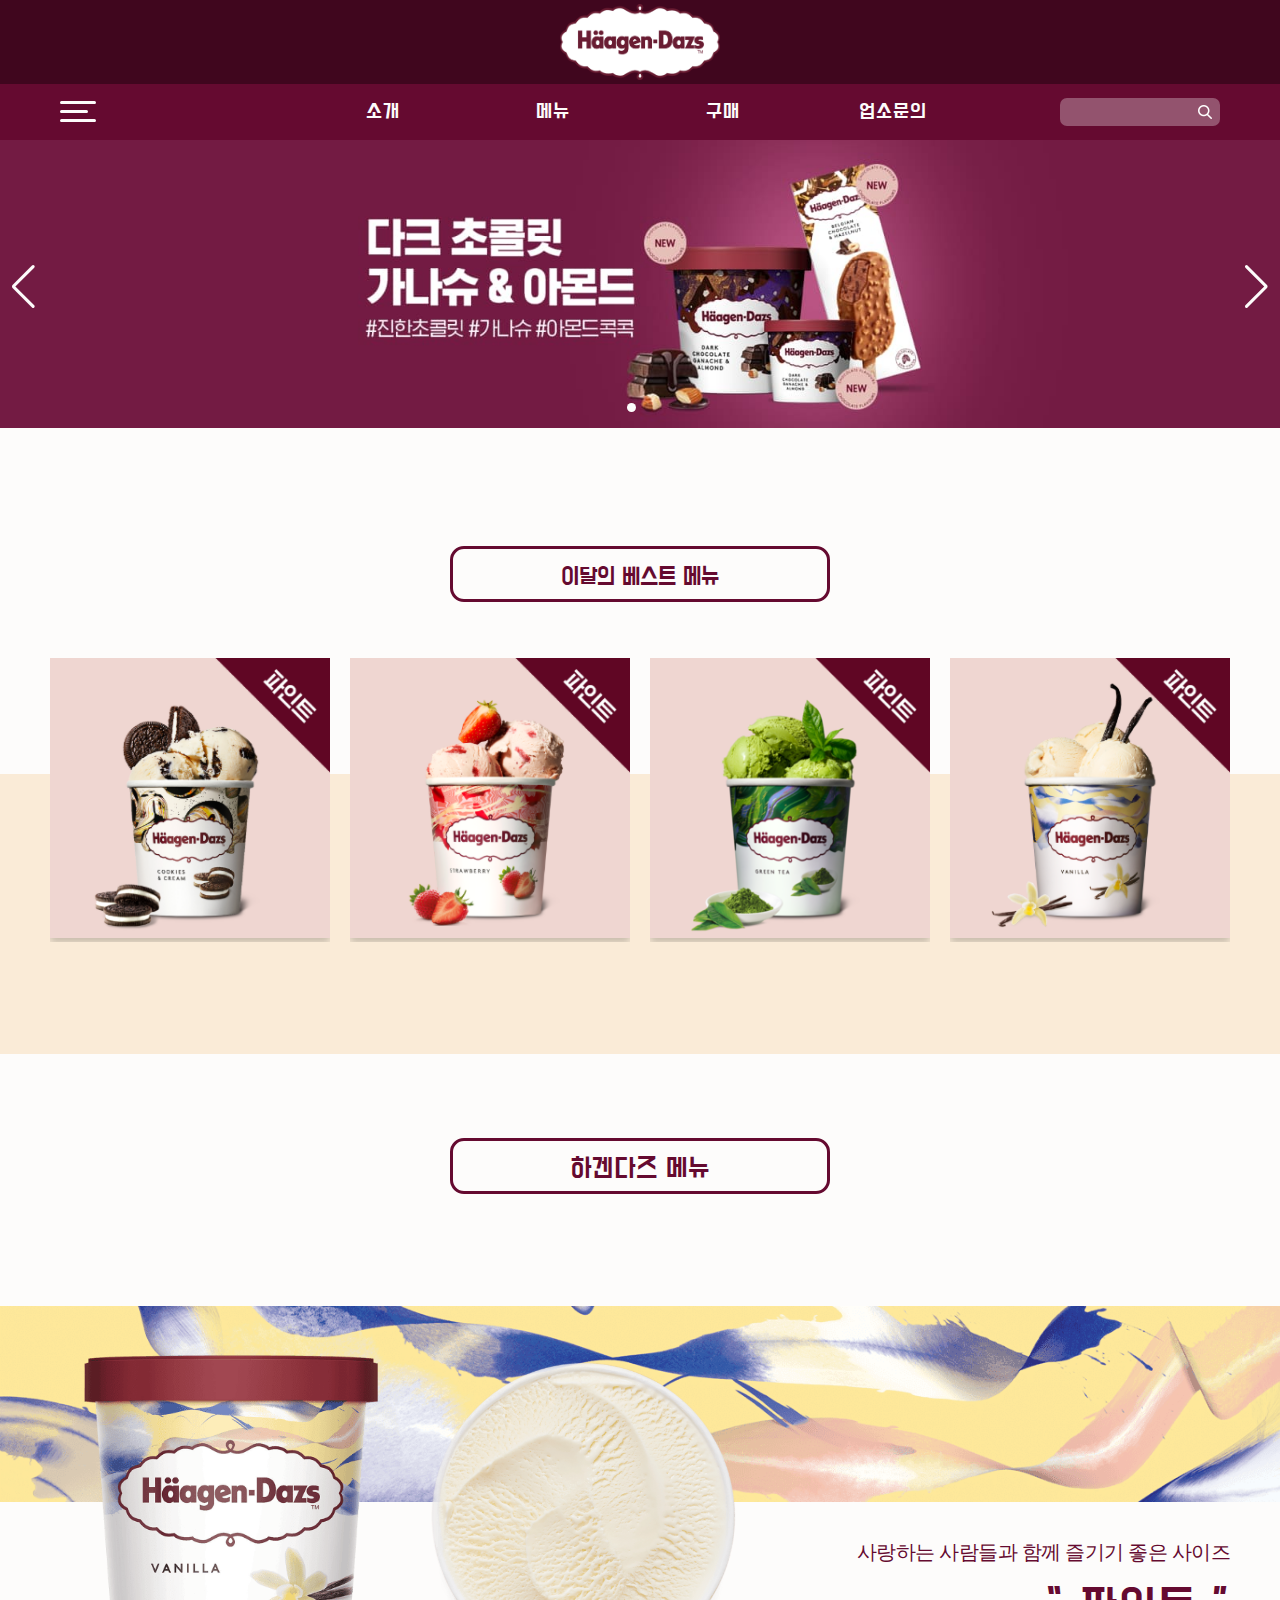
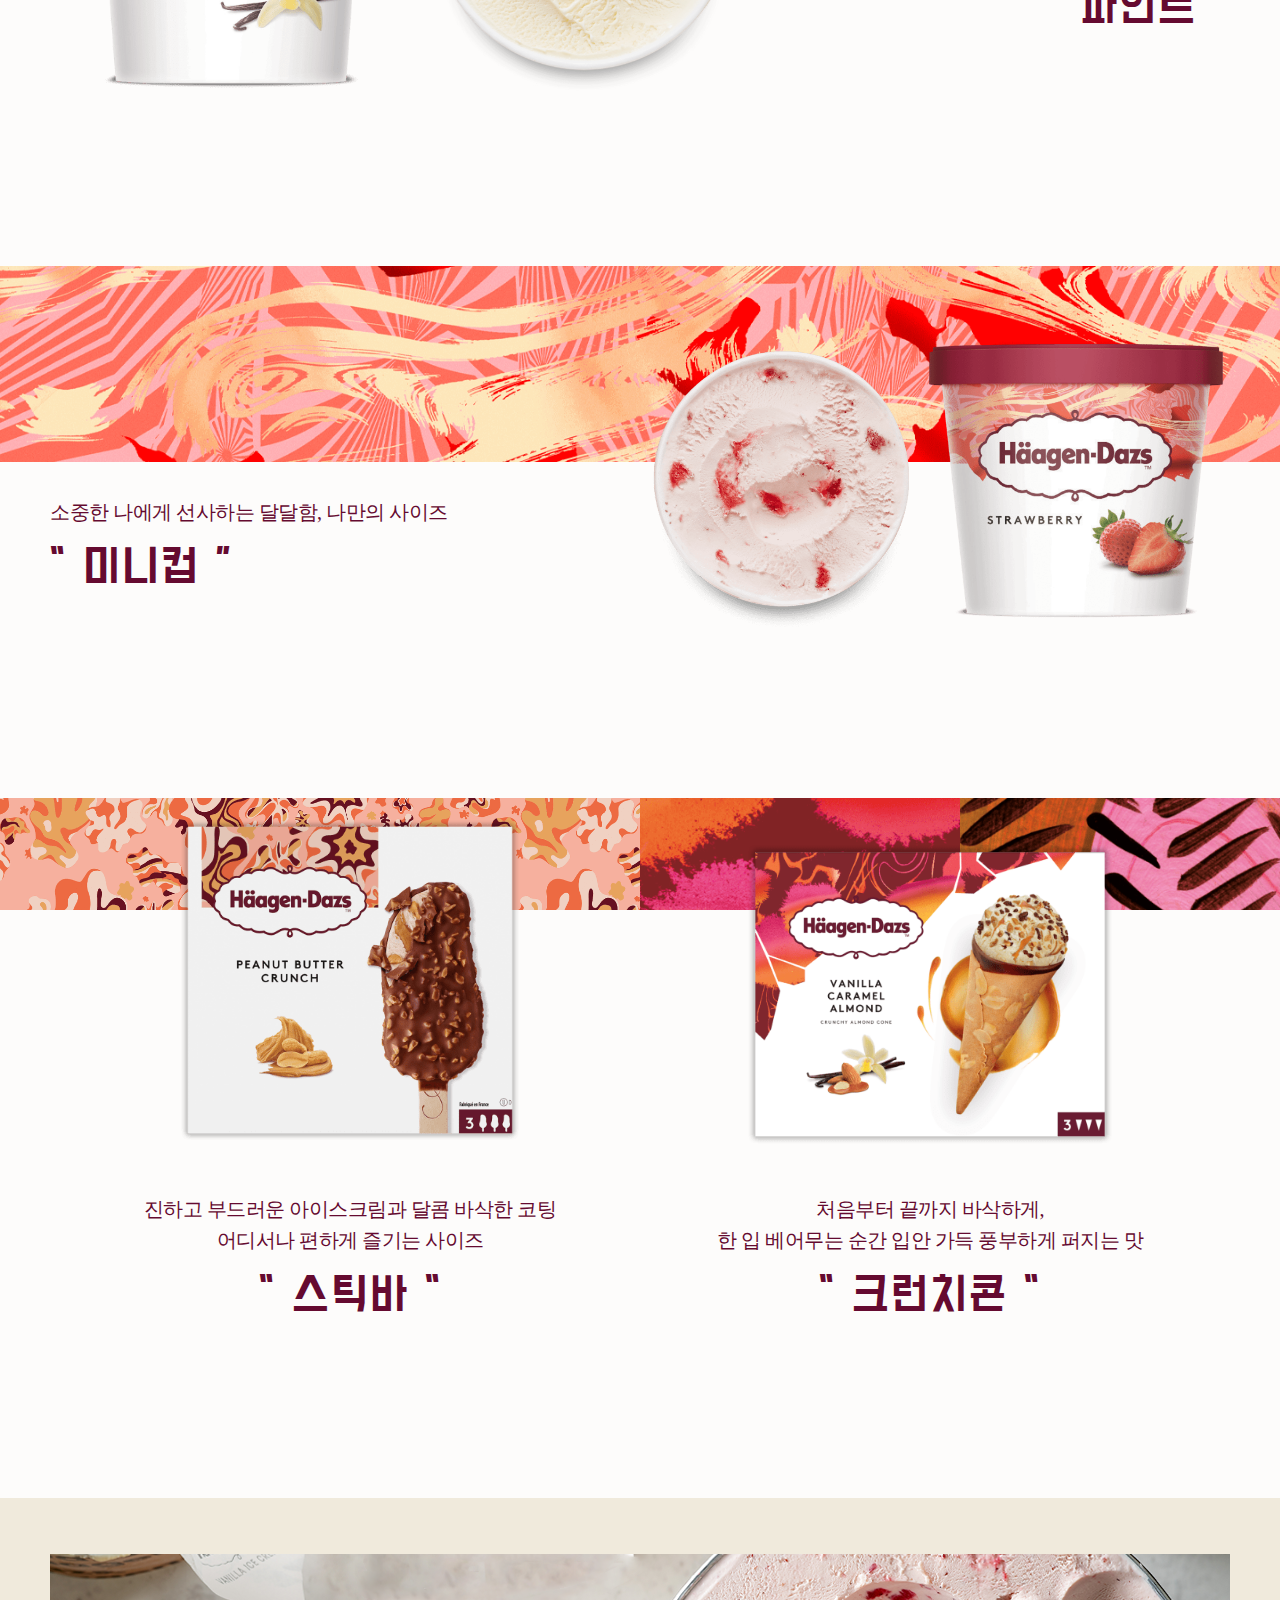
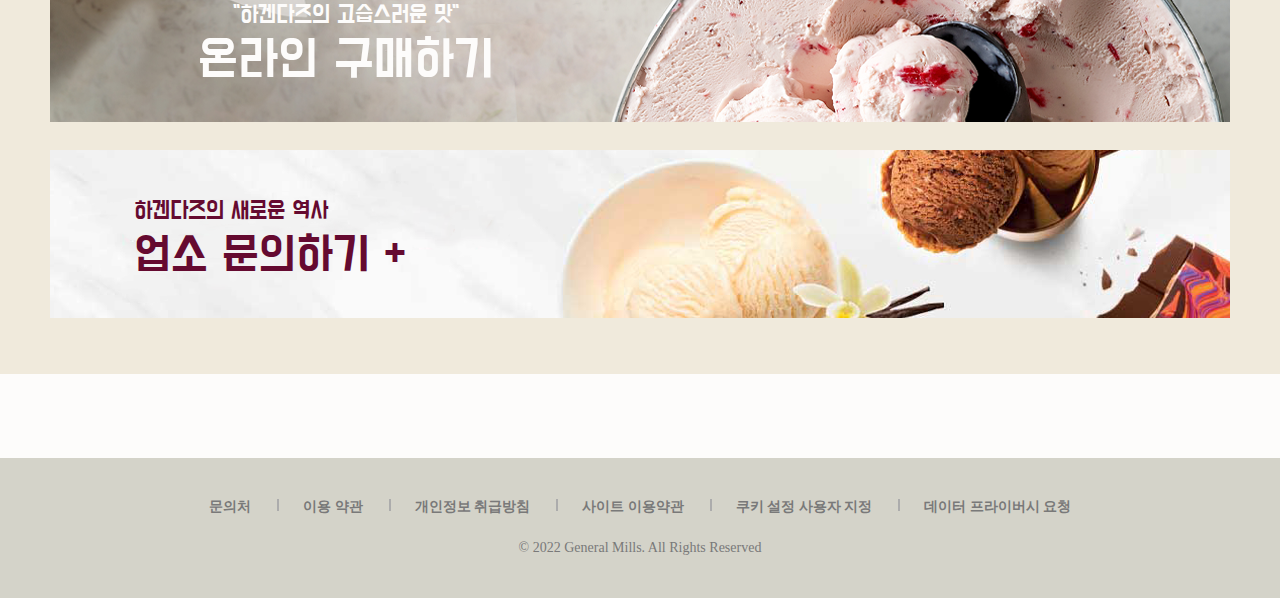
<file: index.html>
<!DOCTYPE html>
<html lang="en">
  <head>
    <meta charset="UTF-8" />
    <meta http-equiv="X-UA-Compatible" content="IE=edge" />
    <meta name="viewport" content="width=device-width, initial-scale=1.0" />
    <meta name="robots" content="index, nofollow" />
    <meta name="description" content="특별한 순간, 하겐다즈" />
    <meta name="author" content="장소연" />
    <meta name="keywords" content="하겐, 하겐다즈, 아이스크림" />
    <meta property="og:title" content="하겐다즈" />
    <meta property="og:image" content="img/Logo_Haagen_Dazz.png" />
    <meta property="og:site_name" content="하겐다즈" />
    <meta property="og:description" content="하겐다즈 홈페이지입니다" />
    <meta name="twitter:imge" content="img/og-120x120.png" />
    <meta name="twitter:description" content="하겐다즈 홈페이지입니다" />
    <title>하겐다즈</title>
    <!-- Favicon -->
    <link rel="icon" href="img/Favicon_Haagen_Dazs.ico" />
    <!-- Font -->
    <!-- Do Hyeon, IBM Plex Sans -->
    <link rel="preconnect" href="https://fonts.googleapis.com" />
    <link rel="preconnect" href="https://fonts.gstatic.com" crossorigin />
    <link href="https://fonts.googleapis.com/css2?family=Do+Hyeon&family=IBM+Plex+Sans+KR:wght@100;200;300;400;500;600;700&display=swap" rel="stylesheet" />
    <!-- Css -->
    <link rel="stylesheet" href="css/reset.css" />
    <link rel="stylesheet" href="css/style.css" />
    <!-- Nav -->
    <script src="https://code.jquery.com/jquery-3.6.0.min.js"></script>
    <script src="js/gnb.js"></script>
    <!-- Slide -->
    <link rel="stylesheet" href="css/swiper-bundle.css" />
    <script src="js/swiper-bundle.js"></script>
  </head>
  <body>
    <header id="header">
      <div id="header_top">
        <h1>
          <a href="#">
            <img src="img/Logo_Haagen_Dazz.png" alt="하겐다즈 로고" />
          </a>
        </h1>
      </div>
      <!-- // #header_top -->
      <div id="header_bottom">
        <nav class="cf">
          <div class="option">
            <span></span>
            <span></span>
            <span></span>
          </div>
          <!-- // .option -->
          <div class="search">
            <input type="text" />
          </div>
          <!-- // .search -->
          <ul class="bottom_menu">
            <li>
              <a href="#">소개</a>
              <ul>
                <li><a href="#">하겐다즈 소개</a></li>
                <li><a href="#">매장 소개</a></li>
              </ul>
            </li>
            <li>
              <a href="#">메뉴</a>
              <ul>
                <li><a href="#">파인트</a></li>
                <li><a href="#">미니컵</a></li>
                <li><a href="#">스틱바</a></li>
                <li><a href="#">콘</a></li>
                <li><a href="#">벌크(업소용)</a></li>
              </ul>
            </li>
            <li>
              <a href="#">구매</a>
              <ul>
                <li><a href="#">온라인 구매</a></li>
              </ul>
            </li>
            <li>
              <a href="#">업소문의</a>
              <ul>
                <li><a href="#">업소문의</a></li>
              </ul>
            </li>
          </ul>
          <!-- // .bottom_menu -->
        </nav>
      </div>
      <!-- // #header_bottom -->
    </header>
    <div id="banner">
      <div class="swiper">
        <div class="swiper-wrapper">
          <div class="swiper-slide">
            <img src="img/Banner01.jpg" alt="다크 초콜릿 가나슈 & 아몬드 아이크스림 광고 배너" />
          </div>
          <!-- // Slide_1  -->
          <div class="swiper-slide">
            <img src="img/Banner02.jpg" alt="두가지 맛이 하나로, 트위스트 아이스크림 광고 배너" />
          </div>
          <!-- // Slide_2 -->
        </div>
        <!-- // .swiper-wrapper -->
        <div class="swiper-pagination"></div>
        <div class="swiper-button-prev"></div>
        <div class="swiper-button-next"></div>
      </div>
      <!-- // .swiper -->
    </div>
    <!-- // #banner -->
    <div id="contents">
      <div class="content1">
        <div class="content1_ct">
          <p>이달의 베스트 메뉴</p>
          <ul>
            <li>
              <img src="img/New_Pint02.png" alt="쿠키앤크림 파인트 아이스크림" />
              <div class="explan">
                <p>달콤하고 바삭한 쿠키 조각을 듬뿍</p>
                <p>" 쿠키앤크림 파인트 "</p>
              </div>
            </li>
            <li>
              <img src="img/New_Pint07.png" alt="스트로베리 파인트 아이스크림" />
              <div class="explan">
                <p>과육이 가득한 딸기 조각이 듬뿍</p>
                <p>" 스트로베리 파인트 "</p>
              </div>
            </li>
            <li>
              <img src="img/New_Pint05.png" alt="그린티 파인트 아이스크림" />
              <div class="explan">
                <p>달콤 쌉싸름한 녹차의 깊고 섬세한 맛</p>
                <p>" 그린티 파인트 "</p>
              </div>
            </li>
            <li>
              <img src="img/New_Pint08.png" alt="바닐라 파인트 아이스크림" />
              <div class="explan">
                <p>입안을 가득 채우는 우아한 바닐라의 맛</p>
                <p>" 바닐라 파인트 "</p>
              </div>
            </li>
          </ul>
        </div>
        <!-- // .content1_ct -->
        <div class="content1_bg"></div>
        <!-- // .content1_bg -->
      </div>
      <!-- // .content1 -->
      <div class="content2 cf">
        <p>하겐다즈 메뉴</p>
        <div class="content2_ct cf">
          <img src="img/Pint_Vanilla_Pint_V2_SH.png" alt="하겐다즈 파인트 바닐라 아이스크림" />
          <img src="img/Menu_Vanilla.png" alt="하겐다즈 바닐라 아이스크림" />
          <div class="content2_txt">
            <p>사랑하는 사람들과 함께 즐기기 좋은 사이즈</p>
            <p>“ 파인트 ”</p>
          </div>
          <!-- // .content2_txt -->
        </div>
        <!-- // .content2_ct -->
        <div class="content2_bg"></div>
        <!-- // .content2_bg -->
      </div>
      <!-- // .content2 -->
      <div class="content3 cf">
        <div class="content3_ct cf">
          <img src="img/Cup_Strawberry_2D_Minicup_SH.png" alt="하겐다즈 미니컵 스트로베리 아이스크림" />
          <img src="img/Menu_Strawberries-and-Cream.png" alt="하겐다즈 스트로베리 아이스크림" />
          <div class="content3_txt">
            <p>소중한 나에게 선사하는 달달함, 나만의 사이즈</p>
            <p>“ 미니컵 ”</p>
          </div>
          <!-- // .content3_txt -->
        </div>
        <!-- // .content3_ct -->
        <div class="content3_bg"></div>
        <!-- // .content3_bg -->
      </div>
      <!-- // .content3 -->
      <div class="content_4_5">
        <div class="content4 cf">
          <div class="content4_ct cf">
            <div class="content4_img cf">
              <img src="img/Bar_Peanut-Butter-Crunch-Stickbar-Multipack_SHN.png" alt="하겐다즈 스틱바 피넛 버터 크런치 아이스크림" />
            </div>
            <!-- // .content4_img -->
            <div class="content4_txt">
              <p>
                진하고 부드러운 아이스크림과 달콤 바삭한 코팅<br />
                어디서나 편하게 즐기는 사이즈
              </p>
              <p>" 스틱바 "</p>
            </div>
            <!-- // .content4_txt -->
          </div>
          <!-- // .content4_ct -->
          <div class="content4_bg"></div>
          <!-- // .content4_bg -->
        </div>
        <!-- // .content4 -->
        <div class="content5 cf">
          <div class="content5_ct cf">
            <div class="content5_img cf">
              <img src="img/Cone_Vanilla-Caramel-Almond_MPK.png" alt="하겐다즈 크런치콘 바닐라 카라멜 아몬드 아이스크림" />
            </div>
            <!-- // .content5_img -->
            <div class="content5_txt">
              <p>
                처음부터 끝까지 바삭하게,<br />
                한 입 베어무는 순간 입안 가득 풍부하게 퍼지는 맛
              </p>
              <p>" 크런치콘 "</p>
            </div>
            <!-- // .content5_txt -->
          </div>
          <!-- // .content5_ct -->
          <div class="content5_bg"></div>
          <!-- // .content5_bg -->
        </div>
        <!-- // .content5 -->
      </div>
      <!-- // .content_4_5 -->
      <div class="content6">
        <div class="content6_ct">
          <div class="content6_link">
            <a href="#" class="link1 cf">
              <p>
                <span>"하겐다즈의 고습스러운 맛"</span>
                <span>온라인 구매하기</span>
              </p>
            </a>
            <a href="#" class="link2 cf">
              <p>
                하겐다즈의 새로운 역사
                <span>업소 문의하기</span>
              </p>
            </a>
          </div>
          <!-- // .content6_link -->
        </div>
        <!-- // .content6_ct -->
      </div>
      <!-- // .content6 -->
    </div>
    <!-- // #contents -->
    <footer>
      <div class="footer_ct">
        <div class="footer_txt">
          <ul>
            <li>문의처</li>
            <li>이용 약관</li>
            <li>개인정보 취급방침</li>
            <li>사이트 이용약관</li>
            <li>쿠키 설정 사용자 지정</li>
            <li>데이터 프라이버시 요청</li>
          </ul>
        </div>
        <!-- //.footer_txt -->
        <p>© 2022 General Mills. All Rights Reserved</p>
      </div>
      <!-- //.footer_ct -->
    </footer>
    <div class="top_button">
      <a href="#header" id="go_top">TOP</a>
    </div>
    <!-- .top_button script -->
    <script>
      const topbtt = document.querySelector("#go_top");
      let scrollAmount;
      window.addEventListener("scroll", function () {
        scrollAmount = this.scrollY;
        console.log(scrollAmount);
        if (scrollAmount > scrollAmount / 2) {
          topbtt.classList.add("visible");
        } else {
          topbtt.classList.remove("visible");
        }
      });
      topbtt.addEventListener("click", function (e) {
        e.preventDefault();
        document.querySelector(topbtt.getAttribute("href")).scrollIntoView({ behavior: "smooth" });
      });
    </script>
    <!-- #banner script -->
    <script>
      const swiper = new Swiper(".swiper", {
        // Optional parameters
        direction: "horizontal",
        loop: true,

        // If we need pagination
        pagination: {
          el: ".swiper-pagination",
        },

        // Navigation arrows
        navigation: {
          nextEl: ".swiper-button-next",
          prevEl: ".swiper-button-prev",
        },

        // Autoplay
        autoplay: {
          delay: 6000,
          disableOnInteraction: false,
        },
      });
    </script>
  </body>
</html>
</file>
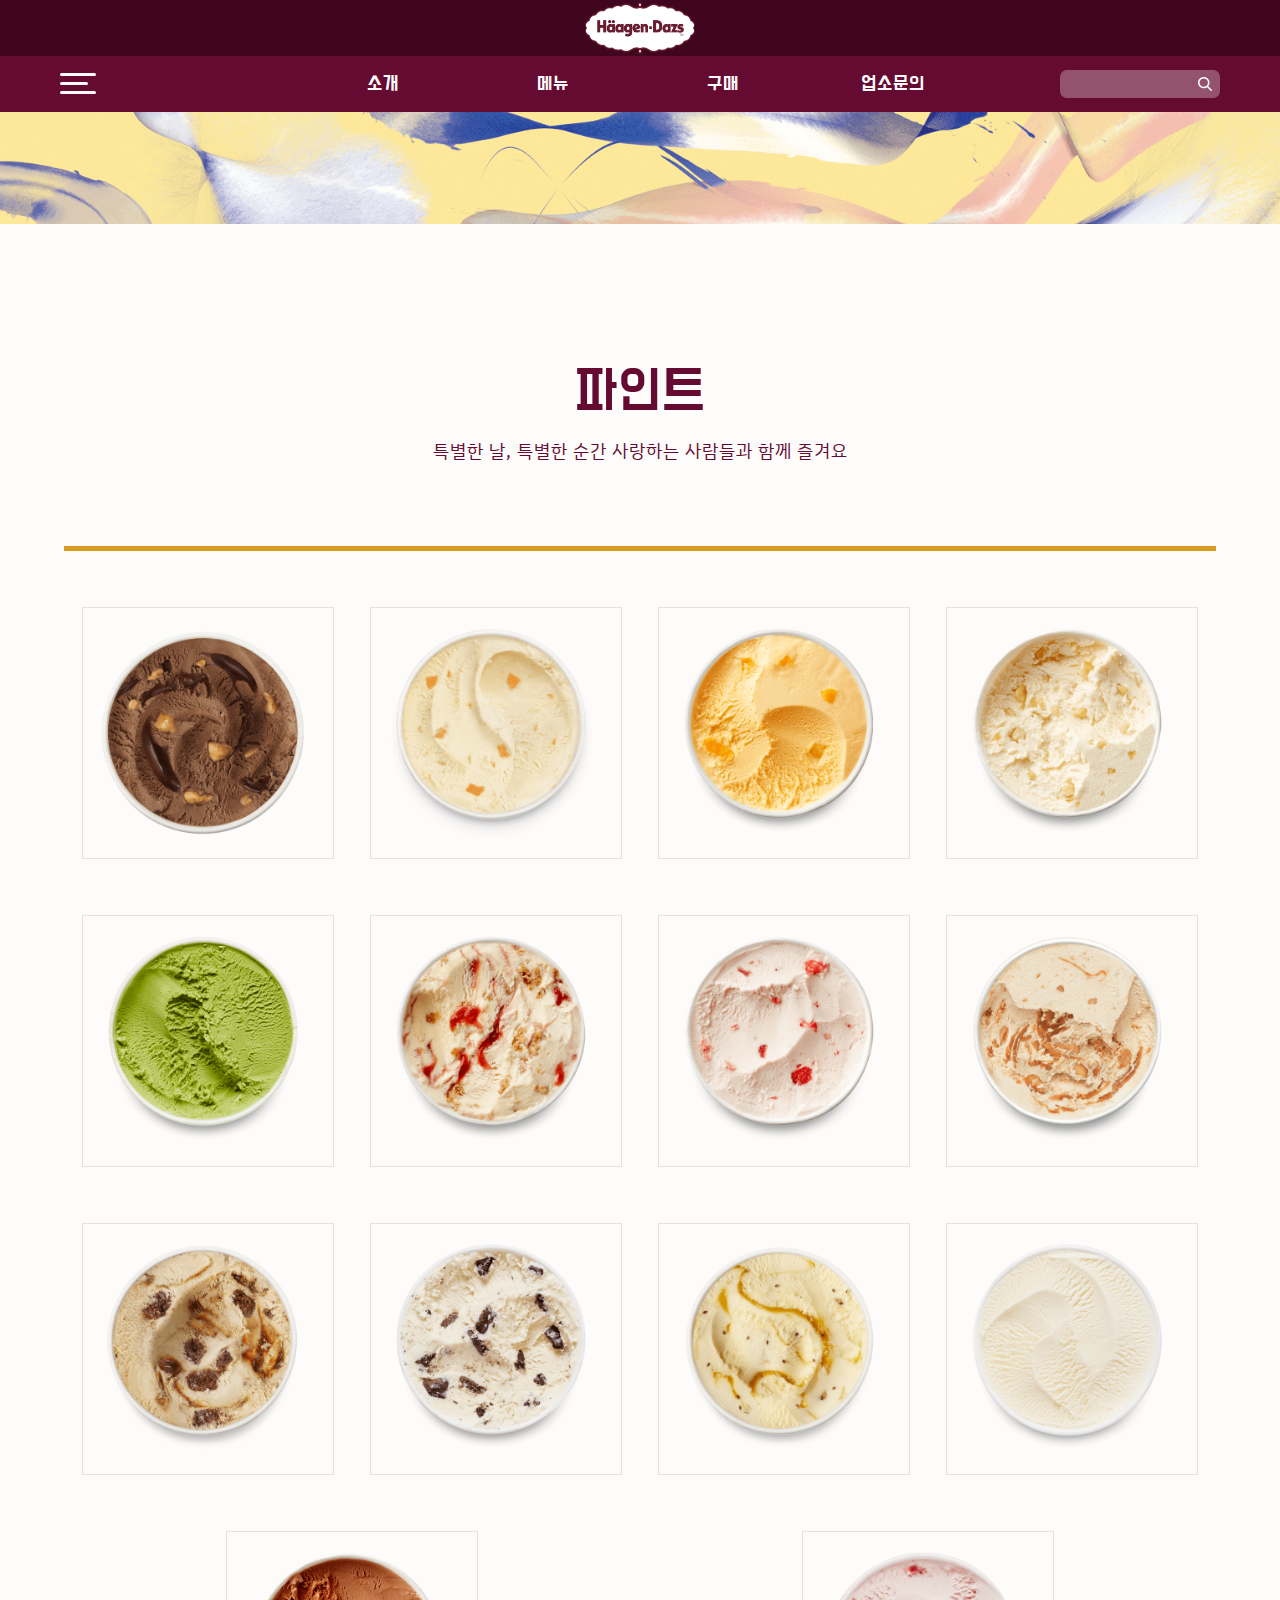
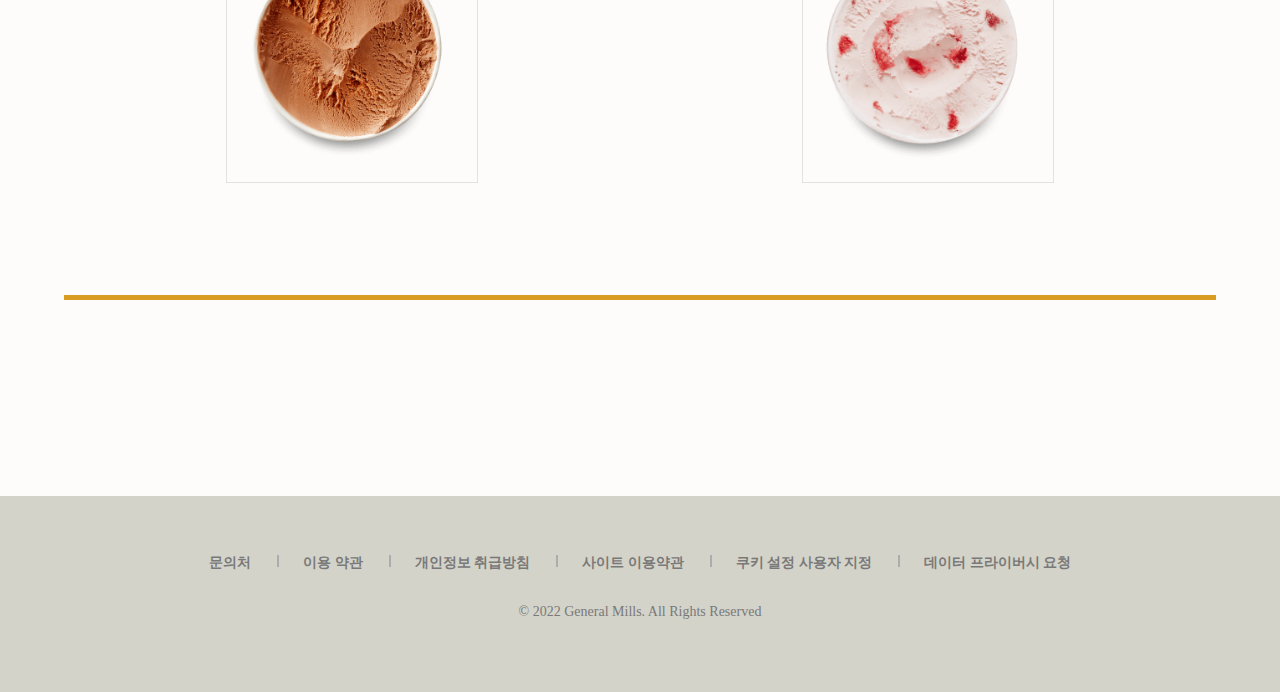
<file: index_1.html>
<!DOCTYPE html>
<html lang="ko">
  <head>
    <meta charset="UTF-8" />
    <meta http-equiv="X-UA-Compatible" content="IE=edge" />
    <meta name="viewport" content="width=device-width, initial-scale=1.0" />
    <meta name="robots" content="index, nofollow" />
    <meta name="description" content="특별한 순간, 하겐다즈" />
    <meta name="author" content="장소연" />
    <meta name="keywords" content="하겐, 하겐다즈, 아이스크림" />
    <meta property="og:title" content="하겐다즈" />
    <meta property="og:image" content="img/Logo_Haagen_Dazz.png" />
    <meta property="og:site_name" content="하겐다즈" />
    <meta property="og:description" content="하겐다즈 홈페이지입니다" />
    <meta name="twitter:imge" content="img/og-120x120.png" />
    <meta name="twitter:description" content="하겐다즈 홈페이지입니다" />
    <title>소개 | 하겐다즈</title>
    <!-- Favicon -->
    <link rel="icon" href="img/Favicon_Haagen_Dazs.ico" />
    <!-- Font -->
    <!-- Do Hyeon, IBM Plex Sans -->
    <link rel="preconnect" href="https://fonts.googleapis.com" />
    <link rel="preconnect" href="https://fonts.gstatic.com" crossorigin />
    <link href="https://fonts.googleapis.com/css2?family=Do+Hyeon&family=IBM+Plex+Sans+KR:wght@100;200;300;400;500;600;700&display=swap" rel="stylesheet" />
    <!-- Css -->
    <link rel="stylesheet" href="css/reset.css" />
    <link rel="stylesheet" href="css/style_1.css" />
    <!-- Nav -->
    <script src="https://code.jquery.com/jquery-3.6.0.min.js"></script>
    <script src="js/gnb.js"></script>
  </head>
  <body>
    <header>
      <div id="header_top">
        <a href="#">
          <img src="img/Logo_Haagen_Dazz.png" alt="하겐다즈 로고" />
        </a>
      </div>
      <!-- // #header_top -->
      <div id="header_bottom">
        <nav class="cf">
          <div class="option">
            <span></span>
            <span></span>
            <span></span>
          </div>
          <!-- // .option -->
          <div class="search">
            <input type="text" />
          </div>
          <!-- // .search -->
          <ul class="bottom_menu">
            <li>
              소개
              <ul>
                <li>하겐다즈 소개</li>
                <li>매장 소개</li>
              </ul>
            </li>
            <li>
              메뉴
              <ul>
                <li>파인트</li>
                <li>미니컵</li>
                <li>스틱바</li>
                <li>콘</li>
                <li>벌크(업소용)</li>
              </ul>
            </li>
            <li>
              구매
              <ul>
                <li>온라인 구매</li>
              </ul>
            </li>
            <li>
              업소문의
              <ul>
                <li>업소문의</li>
              </ul>
            </li>
          </ul>
          <!-- // .bottom_menu -->
        </nav>
      </div>
      <!-- // #header_bottom -->
    </header>
    <div id="banner"></div>
    <div id="contents">
      <div class="content">
        <div class="content_txt">
          <p>파인트</p>
          <p>특별한 날, 특별한 순간 사랑하는 사람들과 함께 즐겨요</p>
        </div>
        <!-- // .content_txt  -->
        <span class="line1"></span>
        <div class="content_img">
          <ul>
            <li>
              <img src="img/Menu-Haagen-Dazs_Top-Down_Chocolate-and-Almond1100-x-1100.png" alt="다크 초콜릿 가나슈 & 아몬드 파인트" />
              <div class="info"><p>다크 초콜릿 가나슈 & 아몬드 파인트</p></div>
            </li>
            <li>
              <img src="img/Menu_Mellon_Pint_lid-off.png" alt="칸탈로프 멜론 파인트" />
              <div class="info"><p>칸탈로프 멜론 파인트</p></div>
            </li>
            <li>
              <img src="img/Menu_Mango-Lidd-On.png" alt="망고 & 크림 파인트" />
              <div class="info">
                <p>망고 & 크림 파인트</p>
              </div>
            </li>
            <li>
              <img src="img/Menu_Macadamia_Nut.png" alt="마카다미아 넛 파인트" />
              <div class="info"><p>마카다미아 넛 파인트</p></div>
            </li>
            <li>
              <img src="img/Menu_Matcha_Green_Tea.png" alt="그린티 파인트" />
              <div class="info"><p>그린티 파인트</p></div>
            </li>
            <li>
              <img src="img/Menu_Strawberry_Cheesecake.png" alt="스트로베리 치즈케이크 파인트" />
              <div class="info"><p>스트로베리 치즈케이크 파인트</p></div>
            </li>
            <li>
              <img src="img/Menu_Frozen-Yogurt-Strawberry_Lid-off.png" alt="스트로베리 프로즌 요거트 파인트" />
              <div class="info"><p>스트로베리 프로즌 요거트 파인트</p></div>
            </li>
            <li>
              <img src="img/Menu_Peanut_Butter_Crunch.png" alt="피넛버터 크런치 파인트" />
              <div class="info"><p>피넛버터 크런치 파인트</p></div>
            </li>
            <li>
              <img src="img/Menu_Barista_Brownie_Machiato.png" alt="브라우니 마키아또 파인트" />
              <div class="info"><p>브라우니 마키아또 파인트</p></div>
            </li>
            <li>
              <img src="img/Menu_Cookies_Cream.png" alt="쿠키 & 크림 파인트" />
              <div class="info"><p>쿠키 & 크림 파인트</p></div>
            </li>
            <li>
              <img src="img/Menu_Kiwi_Lid-off.png" alt="프로즌 요거트 키위 & 망고" />
              <div class="info"><p>프로즌 요거트 키위 & 망고</p></div>
            </li>
            <li>
              <img src="img/Menu_Vanilla.png" alt="바닐라 파인트" />
              <div class="info"><p>바닐라 파인트</p></div>
            </li>
            <li>
              <img src="img/Menu_Chocolate.png" alt="초콜릿 파인트" />
              <div class="info"><p>초콜릿 파인트</p></div>
            </li>
            <li>
              <img src="img/Menu_Strawberries-and-Cream.png" alt="스트로베리 파인트" />
              <div class="info"><p>스트로베리 파인트</p></div>
            </li>
          </ul>
        </div>
        <!-- // .content_img -->
        <span class="line2"></span>
      </div>
      <!-- // .content -->
    </div>
    <!-- // .contents -->
    <footer>
      <div class="footer_ct">
        <div class="footer_txt">
          <ul>
            <li>문의처</li>
            <li>이용 약관</li>
            <li>개인정보 취급방침</li>
            <li>사이트 이용약관</li>
            <li>쿠키 설정 사용자 지정</li>
            <li>데이터 프라이버시 요청</li>
          </ul>
        </div>
        <!-- //.footer_txt -->
        <p>© 2022 General Mills. All Rights Reserved</p>
      </div>
      <!-- //.footer_ct -->
    </footer>
  </body>
</html>
</file>
<file: css/style.css>
/* ============================== body */
body {
  background: #fdfcfb;
}
/* ============================== header */
header {
  position: absolute;
  left: 0;
  right: 0;
  top: 0;
  z-index: 100;
}
/* header - header_top */
#header_top {
  width: 100%;
  height: 84px;
  background-color: #40061e;
  display: flex;
  justify-content: center;
  align-items: center;
}
#header_top a {
  display: flex;
  align-items: center;
}
#header_top a img {
  width: 160px;
}
/* header - header_bottom */
#header_bottom {
  background: linear-gradient(#650a30 56px, #fdfcfb 50px), #fdfcfb;
  height: 56px;
  position: relative;
  overflow: hidden;
}
/* #header_bottom - nav */
#header_bottom nav {
  max-width: 1180px;
  width: 100%;
  margin: auto;
}
/* nav - option */
nav .option {
  width: 36px;
  margin: 17px 0 0 10px;
  float: left;
  cursor: pointer;
}
nav .option span {
  display: block;
  width: 36px;
  border-top: 3px solid #fdfcfb;
  border-radius: 8px;
  margin-bottom: 6px;
}
nav .option span:nth-child(2) {
  width: 28px;
}
/* nav - GNB */
#header_bottom nav > ul {
  display: flex;
  justify-content: center;
}
#header_bottom nav > ul > li {
  font-family: "Do Hyeon", sans-serif;
  font-size: 21px;
  font-weight: 400;
  line-height: 56px;
  width: 120px;
  margin: 0 25px;
  text-align: center;
  position: relative;
  cursor: pointer;
  letter-spacing: 1px;
}
#header_bottom nav > ul > li:first-child {
  margin-left: 120px;
}
#header_bottom nav > ul > li:last-child {
  margin-right: 0;
}
#header_bottom nav > ul > li a {
  color: #fdfcfb;
}
#header_bottom nav > ul > li ul {
  position: absolute;
  width: 100%;
  text-align: center;
}
#header_bottom nav > ul > li ul li {
  font-size: 19px;
  line-height: 44px;
}
#header_bottom nav > ul > li ul li a {
  color: #650a30;
}
#header_bottom nav > ul > li ul li:hover {
  background-color: #faebd7;
}
/* nav - search */
nav .search {
  margin: 14px 10px 0 0;
  float: right;
}
nav .search input {
  font-family: "IBM Plex Sans KR", sans-serif;
  font-size: 14px;
  font-weight: 500;
  color: #fdfcfb;
  width: 160px;
  height: 28px;
  padding: 0 28px 0 10px;
  border-radius: 7px;
  background-color: rgba(255, 255, 255, 0.3);
  background-image: url(../img/icon_search.png);
  background-size: 14px;
  background-repeat: no-repeat;
  background-position-x: 138px;
  background-position-y: 7px;
}
/* ============================== banner */
#banner {
  width: 100%;
  padding-top: 140px;
}
/* banner - swiper */
#banner .swiper {
  max-width: 2560px;
  width: 100%;
}
#banner .swiper img {
  width: 100%;
}
#banner .swiper .swiper-button-prev {
  color: #fdfcfb;
}
#banner .swiper .swiper-button-next {
  color: #fdfcfb;
}
/* ============================== contents */
/* ========== content1 */
.content1 {
  width: 100%;
  padding: 112px 0;
  position: relative;
}
/* content1 - content1_ct */
.content1_ct {
  max-width: 1180px;
  width: 100%;
  margin: 0 auto;
}
.content1_ct > p {
  font-family: "Do Hyeon", sans-serif;
  font-size: 24px;
  font-weight: 400;
  text-align: center;
  line-height: 56px;
  width: 380px;
  height: 56px;
  margin: 0 auto 56px;
  background-color: #fdfcfb;
  color: #650a30;
  border: 3px solid #650a30;
  border-radius: 14px;
}
.content1_ct ul {
  display: flex;
  justify-content: space-between;
  overflow: hidden;
}
.content1_ct ul li {
  position: relative;
  overflow: hidden;
  transform: scale(1);
}
.content1_ct ul li:hover {
  transform: scale(1.03);
}
.content1_ct ul li .explan {
  position: absolute;
  top: 280px;
  width: 280px;
  height: 120px;
  background-color: #fdfcfb;
  display: flex;
  flex-direction: column;
  justify-content: center;
  z-index: 10;
  transition: all 0.6s ease-in-out;
  opacity: 0;
}
.content1_ct ul li:hover .explan {
  transform: translateY(-120px);
  opacity: 1;
}
.content1_ct ul li .explan p {
  font-family: "IBM Plex Sans";
  font-style: normal;
  font-weight: 600;
  font-size: 14px;
  text-align: center;
  line-height: 32px;
  color: #650a30;
  letter-spacing: -0.5px;
}
.content1_ct ul li .explan p:last-child {
  font-family: "Do Hyeon", sans-serif;
  font-size: 22px;
  font-weight: 400;
}
.content1_ct ul li img {
  width: 280px;
  box-shadow: rgba(0, 0, 0, 0.2) 0px 5px 8px;
}
/* content1 - content1_bg */
.content1_bg {
  width: 100%;
  height: 280px;
  background-color: #faebd7;
  position: absolute;
  bottom: 0px;
  z-index: -1;
}
/* ========== content2 */
.content2 {
  width: 100%;
  padding: 84px 0;
  position: relative;
}
.content2 > p {
  font-family: "Do Hyeon", sans-serif;
  font-size: 28px;
  font-weight: 400;
  text-align: center;
  line-height: 56px;
  width: 380px;
  height: 56px;
  margin: 0 auto 112px;
  background-color: #fdfcfb;
  color: #650a30;
  border: 3px solid #650a30;
  border-radius: 14px;
}
/* content2 - content2_ct */
.content2_ct {
  max-width: 1180px;
  width: 100%;
  height: 392px;
  margin: 0 auto;
}
.content2_ct img:nth-child(1) {
  width: 364px;
  padding-top: 28px;
  float: left;
}
.content2_ct img:nth-child(2) {
  width: 336px;
  padding-top: 56px;
  float: left;
}
/* content2_ct - content2_txt */
.content2_txt {
  height: 196px;
  padding: 35px 0 0;
  margin: 196px 0 0;
  text-align: right;
  float: right;
}
.content2_txt p {
  font-family: "IBM Plex Sans";
  font-style: normal;
  font-weight: 500;
  font-size: 20px;
  line-height: 31px;
  text-align: right;
  color: #650a30;
  margin-bottom: 10px;
  letter-spacing: -0.5px;
}
.content2_txt p:last-child {
  font-family: "Do Hyeon";
  font-style: normal;
  font-weight: 400;
  font-size: 48px;
  line-height: 60px;
  margin-bottom: 0;
  letter-spacing: 2px;
}
/* content2 - content2_bg */
.content2_bg {
  width: 100%;
  height: 196px;
  background: url(../img/Line01.png) no-repeat;
  background-size: cover;
  position: absolute;
  top: 252px;
  z-index: -1;
}
/* ========== content3 */
.content3 {
  width: 100%;
  padding: 84px 0;
  position: relative;
}
/* content3 - content3_ct */
.content3_ct {
  max-width: 1180px;
  width: 100%;
  height: 364px;
  margin: 0 auto;
}
.content3_ct img:nth-child(1) {
  width: 308px;
  padding-top: 56px;
  float: right;
}
.content3_ct img:nth-child(2) {
  width: 280px;
  padding-top: 84px;
  float: right;
}
/* content3_ct - content3_txt */
.content3_txt {
  height: 168px;
  padding: 35px 0 0;
  margin: 196px 0 0;
  text-align: left;
  float: left;
}
.content3_txt p {
  font-family: "IBM Plex Sans";
  font-style: normal;
  font-weight: 500;
  font-size: 20px;
  line-height: 31px;
  text-align: left;
  color: #650a30;
  margin-bottom: 10px;
  letter-spacing: -0.5px;
}
.content3_txt p:last-child {
  font-family: "Do Hyeon";
  font-style: normal;
  font-weight: 400;
  font-size: 48px;
  line-height: 60px;
  margin-bottom: 0;
  letter-spacing: 2px;
}
/* content3 - content3_bg */
.content3_bg {
  width: 100%;
  height: 196px;
  background: url(../img/Line02.png) no-repeat;
  background-size: cover;
  position: absolute;
  top: 84px;
  z-index: -1;
}
/* =============== content_4_5 */
.content_4_5 {
  width: 100%;
  padding: 84px 0 84px;
  display: flex;
}
/* ========== content4 */
.content4 {
  width: 50%;
  position: relative;
  display: flex;
  justify-content: flex-end;
}
/* content4 - content4_ct */
.content4_ct {
  max-width: 580px;
  width: 100%;
  height: 532px;
}
/* content4_ct - content4_img */
.content4_img {
  width: 364px;
  margin: 0 auto;
}
.content4_img img {
  width: 364px;
}
/* content4_ct - content4_txt */
.content4_txt {
  width: 580px;
  height: 140px;
  text-align: center;
  margin-top: 28px;
}
.content4_txt p {
  font-family: "IBM Plex Sans";
  font-style: normal;
  font-weight: 500;
  font-size: 20px;
  line-height: 31px;
  color: #650a30;
  margin-bottom: 10px;
  letter-spacing: -0.5px;
}
.content4_txt p:last-child {
  font-family: "Do Hyeon";
  font-style: normal;
  font-weight: 400;
  font-size: 48px;
  line-height: 60px;
  margin-bottom: 0;
  letter-spacing: 2px;
}
/* content4 - content4_bg */
.content4_bg {
  width: 100%;
  height: 112px;
  background: url(../img/Line03.png) no-repeat;
  background-size: cover;
  position: absolute;
  top: 0;
  z-index: -1;
}
/* ========== content5 */
.content5 {
  width: 50%;
  position: relative;
  display: flex;
  justify-content: flex-start;
}
/* content5 - content5_ct */
.content5_ct {
  max-width: 580px;
  width: 100%;
  height: 532px;
}
/* content5_ct - content5_img */
.content5_img {
  width: 392px;
  margin: 0 auto;
}
.content5_img img {
  width: 392px;
}
/* content5_ct - content5_txt */
.content5_txt {
  width: 580px;
  height: 140px;
  text-align: center;
}
.content5_txt p {
  font-family: "IBM Plex Sans";
  font-style: normal;
  font-weight: 500;
  font-size: 20px;
  line-height: 31px;
  color: #650a30;
  margin-bottom: 10px;
  letter-spacing: -0.5px;
}
.content5_txt p:last-child {
  font-family: "Do Hyeon";
  font-style: normal;
  font-weight: 400;
  font-size: 48px;
  line-height: 60px;
  margin-bottom: 0;
  letter-spacing: 2px;
}
/* content5 - content5_bg */
.content5_bg {
  width: 100%;
  height: 112px;
  background: url(../img/Pattern02.png) no-repeat;
  background-size: cover;
  position: absolute;
  top: 0;
  z-index: -1;
}
/* ========== content6 */
.content6 {
  width: 100%;
  padding: 84px 0;
}
/* content6 - content6_ct */
.content6_ct {
  width: 100%;
  height: 476px;
  padding: 56px 0;
  background-color: #f0eadc;
}
/* content6_ct - content6_link */
.content6_link {
  max-width: 1180px;
  width: 100%;
  margin: 0 auto;
}
.content6_link a {
  height: 168px;
  margin-bottom: 28px;
  display: flex;
  align-items: center;
}
/* content6_link - link1 */
.content6_link .link1 {
  background: url(../img/Link07.png) no-repeat;
  background-size: 100%;
  background-position: center;
}
.content6_link .link1:hover {
  background-size: 110%;
  background-position: center;
  transition: all 1s ease-in-out;
}
.link1 p {
  font-family: "Do Hyeon", sans-serif;
  font-size: 24px;
  font-weight: 400;
  color: #fdfcfb;
  line-height: 45px;
  text-align: center;
  margin-left: 148px;
  float: left;
}
.link1 p span {
  display: block;
}
.link1 p span:last-child {
  font-size: 52px;
}
/* content6_link - link2 */
.content6_link .link2 {
  background: url(../img/Link05.png) no-repeat;
  background-size: 100%;
  background-position: center;
  margin-bottom: 0;
}
.content6_link .link2:hover {
  background-size: 110%;
  background-position: center;
  transition: all 1s ease-in-out;
}
.link2 p {
  font-family: "Do Hyeon", sans-serif;
  font-size: 24px;
  font-weight: 400;
  color: #650a30;
  line-height: 45px;
  text-align: left;
  margin-left: 84px;
  float: left;
}
.link2 p span {
  display: block;
}
.link2 p span:last-child {
  font-size: 48px;
}
.link2 p span:last-child::after {
  content: " +";
}
/* ============================== footer */
footer {
  width: 100%;
  height: auto;
  background-color: #d4d3c9;
}
/* footer - footer_ct */
.footer_ct {
  max-width: 1180px;
  width: 100%;
  height: 140px;
  margin: 0 auto;
  padding: 38px 0 0;
}
.footer_ct p {
  text-align: center;
  font-family: "IBM Plex Sans";
  font-style: normal;
  font-weight: 500;
  font-size: 14px;
  line-height: 21px;
  color: #797979;
}
/* footer_ct - footer_txt */
.footer_txt ul {
  text-align: center;
  padding-bottom: 20px;
}
.footer_txt ul li {
  font-family: "IBM Plex Sans";
  font-style: normal;
  font-weight: 700;
  font-size: 14px;
  line-height: 21px;
  display: inline;
  margin-right: 20px;
  color: #797979;
  cursor: pointer;
}
.footer_txt ul li:after {
  content: "";
  border-right: 2px solid #acacac;
  margin-left: 26px;
  display: inline-block;
  height: 12px;
}
.footer_txt ul li:last-child {
  margin-right: 0;
}
.footer_txt ul li:last-child::after {
  content: none;
  margin-left: 0;
}
/* top_button */
.top_button a {
  font-family: "IBM Plex Sans";
  font-style: normal;
  font-weight: 700;
  font-size: 16px;
  text-align: center;
  color: #fdfcfb;
  display: inline-block;
  width: 70px;
  height: 70px;
  border-radius: 70px;
  background-color: #650a30;
  padding-top: 25px;
  position: fixed;
  top: 85vh;
  right: 50px;
  z-index: 1000;
  opacity: 0;
  transition: all 0.3s ease-in-out;
}
.top_button a.visible {
  opacity: 1;
}
/* ============================================= MEDIA QUERY */
/* ==================== Tablet */
@media screen and (min-width: 851px) and (max-width: 1100px) {
  /* header - header_top */
  #header_top {
    width: 100%;
    height: 64px;
    background-color: #40061e;
    display: flex;
    justify-content: center;
    align-items: center;
  }
  #header_top a {
    display: flex;
    align-items: center;
  }
  #header_top a img {
    width: 130px;
  }
  /* header - header_bottom */
  #header_bottom {
    background: linear-gradient(#650a30 56px, #fdfcfb 51px), #fdfcfb;
    height: 56px;
    position: relative;
    overflow: hidden;
  }
  /* nav - option */
  nav .option {
    width: 32px;
    margin: 17px 0 0 10px;
    float: left;
    cursor: pointer;
  }
  nav .option span {
    display: block;
    width: 32px;
    border-top: 3px solid #fdfcfb;
    border-radius: 8px;
    margin-bottom: 6px;
  }
  nav .option span:nth-child(2) {
    width: 24px;
  }
  /* nav - GNB */
  #header_bottom nav > ul > li:first-child {
    margin-left: 0px;
  }
  #header_bottom nav > ul > li {
    margin: 0 15px;
  }
  /* nav - search */
  nav .search {
    margin: 14px 10px 0 0;
    float: right;
  }
  nav .search input {
    font-family: "IBM Plex Sans KR", sans-serif;
    font-size: 14px;
    font-weight: 500;
    color: #fdfcfb;
    width: 140px;
    height: 28px;
    padding: 0 28px 0 10px;
    border-radius: 7px;
    background-color: rgba(255, 255, 255, 0.3);
    background-image: url(../img/icon_search.png);
    background-size: 14px;
    background-repeat: no-repeat;
    background-position-x: 120px;
    background-position-y: 7px;
  }
  /* ============================== banner */
  #banner {
    width: 100%;
    padding-top: 120px;
  }
  /* banner - swiper */
  #banner .swiper {
    max-width: 2560px;
    width: 100%;
  }
  #banner .swiper img {
    width: 100%;
    height: 232px;
  }
  /* ===== content1 */
  .content1 {
    width: 100%;
    padding: 64px 0 0;
    position: relative;
  }
  /* content1 - content1_ct */
  .content1_ct {
    max-width: 768px;
    width: 100%;
    margin: 0 auto;
  }
  .content1_ct > p {
    font-family: "Do Hyeon", sans-serif;
    font-size: 24px;
    font-weight: 400;
    text-align: center;
    line-height: 56px;
    width: 298px;
    height: 56px;
    margin: 0 auto 71px;
    background-color: #fdfcfb;
    color: #650a30;
    border: 2px solid #650a30;
    border-radius: 14px;
  }
  .content1_ct ul {
    display: flex;
    justify-content: space-evenly;
    flex-wrap: wrap;
    overflow: hidden;
  }
  .content1_ct ul li {
    position: relative;
    overflow: hidden;
    margin-bottom: 32px;
  }
  .content1_ct ul li .explan {
    position: absolute;
    top: 288px;
    width: 288px;
    height: 140px;
    background-color: #fdfcfb;
    display: flex;
    flex-direction: column;
    justify-content: center;
    z-index: 10;
    transition: all 0.6s ease-in-out;
    opacity: 0;
  }
  .content1_ct ul li:hover .explan {
    transform: translateY(-140px);
    opacity: 1;
  }
  .content1_ct ul li .explan p {
    font-family: "IBM Plex Sans";
    font-style: normal;
    font-weight: 600;
    font-size: 14px;
    text-align: center;
    line-height: 32px;
    color: #650a30;
    letter-spacing: -0.5px;
  }
  .content1_ct ul li .explan p:last-child {
    font-family: "Do Hyeon", sans-serif;
    font-size: 22px;
    font-weight: 400;
  }
  .content1_ct ul li img {
    width: 288px;
    box-shadow: rgba(0, 0, 0, 0.2) 0px 5px 8px;
  }
  /* content1 - content1_bg */
  .content1_bg {
    width: 100%;
    height: 512px;
    background-color: #faebd7;
    position: absolute;
    bottom: 0px;
    z-index: -1;
  }
  /* ========== content2 */
  .content2 {
    width: 100%;
    padding: 96px 0 64px;
    position: relative;
  }
  .content2 > p {
    font-family: "Do Hyeon", sans-serif;
    font-size: 24px;
    font-weight: 400;
    text-align: center;
    line-height: 56px;
    width: 298px;
    height: 56px;
    margin: 0 auto 40px;
    background-color: #fdfcfb;
    color: #650a30;
    border: 2px solid #650a30;
    border-radius: 14px;
  }
  /* content2 - content2_ct */
  .content2_ct {
    max-width: 768px;
    width: 100%;
    height: 448px;
    margin: 0 auto;
    display: flex;
    align-items: center;
    flex-direction: column;
    position: relative;
  }
  .content2_ct img:nth-child(1) {
    width: 320px;
    padding-top: 0;
    float: none;
    transform: translateX(0);
  }
  .content2_ct:hover img:nth-child(1) {
    transform: translateX(-160px);
    transition: all 1s;
  }
  .content2_ct img:nth-child(2) {
    width: 288px;
    padding-top: 32px;
    float: none;
    position: absolute;
    top: 0;
    opacity: 0;
  }
  .content2_ct:hover img:nth-child(2) {
    opacity: 1;
    right: 85px;
    transition: all 1s;
  }
  /* content2_ct - content2_txt */
  .content2_txt {
    opacity: 0;
  }
  .content2_ct:hover .content2_txt {
    padding: 32px 0 0;
    margin: 0;
    text-align: center;
    float: none;
    opacity: 1;
    transition: all 1s;
  }
  .content2_txt p {
    font-family: "IBM Plex Sans";
    font-style: normal;
    font-weight: 500;
    font-size: 20px;
    line-height: 31px;
    text-align: center;
    color: #650a30;
    margin-bottom: 5px;
    letter-spacing: -0.5px;
  }
  .content2_txt p:last-child {
    font-family: "Do Hyeon";
    font-style: normal;
    font-weight: 400;
    font-size: 48px;
    line-height: 60px;
    margin-bottom: 0;
    letter-spacing: 2px;
  }
  /* content2 - content2_bg */
  .content2_bg {
    width: 100%;
    height: 160px;
    background: url(../img/Line01.png) no-repeat;
    background-size: cover;
    position: absolute;
    top: 192px;
    z-index: -1;
  }
  /* ========== content3 */
  .content3 {
    width: 100%;
    padding: 0 0 64px;
    position: relative;
  }
  /* content3 - content3_ct */
  .content3_ct {
    max-width: 768px;
    width: 100%;
    height: 480px;
    margin: 0 auto;
    display: flex;
    align-items: center;
    flex-direction: column;
    position: relative;
  }
  .content3_ct img:nth-child(1) {
    width: 288px;
    padding-top: 64px;
    float: none;
    transform: translateX(0);
  }
  .content3_ct:hover img:nth-child(1) {
    transform: translateX(-160px);
    transition: all 1s;
  }
  .content3_ct img:nth-child(2) {
    width: 288px;
    padding-top: 64px;
    float: none;
    position: absolute;
    top: 0;
    opacity: 0;
  }
  .content3_ct:hover img:nth-child(2) {
    opacity: 1;
    right: 85px;
    transition: all 1s;
  }
  /* content3_ct - content3_txt */
  .content3_txt {
    opacity: 0;
  }
  .content3_ct:hover .content3_txt {
    padding: 32px 0 0;
    margin: 0;
    text-align: center;
    float: none;
    opacity: 1;
    transition: all 1s;
  }
  .content3_txt p {
    font-family: "IBM Plex Sans";
    font-style: normal;
    font-weight: 500;
    font-size: 20px;
    line-height: 31px;
    text-align: center;
    color: #650a30;
    margin-bottom: 5px;
    letter-spacing: -0.5px;
  }
  .content3_txt p:last-child {
    font-family: "Do Hyeon";
    font-style: normal;
    font-weight: 400;
    font-size: 48px;
    line-height: 60px;
    margin-bottom: 0;
    letter-spacing: 2px;
  }
  /* content3 - content3_bg */
  .content3_bg {
    width: 100%;
    height: 160px;
    background: url(../img/Line02.png) no-repeat;
    background-size: cover;
    position: absolute;
    top: 0;
    z-index: -1;
  }
  /* =============== content_4_5 */
  .content_4_5 {
    width: 100%;
    padding: 0;
    display: block;
  }
  /* ========== content4 */
  .content4 {
    width: 100%;
    padding: 0 0 64px;
    position: relative;
    display: flex;
    justify-content: center;
  }
  /* content4 - content4_ct */
  .content4_ct {
    max-width: 768px;
    width: 100%;
    height: 512px;
    float: none;
    display: flex;
    flex-direction: column;
    position: relative;
  }
  /* content4_ct - content4_img */
  .content4_img {
    width: 352px;
    margin: 0 auto;
  }
  .content4_img img {
    width: 352px;
  }
  /* content4_ct - content4_txt */
  .content4_txt {
    opacity: 0;
    transform: translateY(30px);
  }
  .content4_ct:hover .content4_txt {
    width: auto;
    text-align: center;
    margin-top: 32px;
    opacity: 1;
    transform: translateY(0);
    transition: all 1s;
  }
  .content4_txt p {
    font-family: "IBM Plex Sans";
    font-style: normal;
    font-weight: 500;
    font-size: 20px;
    line-height: 31px;
    color: #650a30;
    margin-bottom: 5px;
    letter-spacing: -0.5px;
  }
  .content4_txt p:last-child {
    font-family: "Do Hyeon";
    font-style: normal;
    font-weight: 400;
    font-size: 48px;
    line-height: 60px;
    margin-bottom: 0;
    letter-spacing: 2px;
  }
  /* content4 - content4_bg */
  .content4_bg {
    width: 100%;
    height: 128px;
    background: url(../img/Line03.png) no-repeat;
    background-size: cover;
    position: absolute;
    top: 0;
    z-index: -1;
  }
  /* ========== content5 */
  .content5 {
    width: 100%;
    padding: 0 0 64px;
    position: relative;
    display: flex;
    justify-content: center;
  }
  /* content5 - content5_ct */
  .content5_ct {
    max-width: 768px;
    width: 100%;
    height: 512px;
    float: none;
    display: flex;
    flex-direction: column;
    position: relative;
  }
  /* content5_ct - content5_img */
  .content5_img {
    width: 384px;
    margin: 0 auto;
  }
  .content5_img img {
    width: 384px;
  }
  /* content5_ct - content5_txt */
  .content5_txt {
    opacity: 0;
    transform: translateY(30px);
  }
  .content5_ct:hover .content5_txt {
    width: auto;
    text-align: center;
    opacity: 1;
    transform: translateY(0);
    transition: all 1s;
  }
  .content5_txt p {
    font-family: "IBM Plex Sans";
    font-style: normal;
    font-weight: 500;
    font-size: 20px;
    line-height: 31px;
    color: #650a30;
    margin-bottom: 5px;
    letter-spacing: -0.5px;
  }
  .content5_txt p:last-child {
    font-family: "Do Hyeon";
    font-style: normal;
    font-weight: 400;
    font-size: 48px;
    line-height: 60px;
    margin-bottom: 0;
    letter-spacing: 2px;
  }
  /* content5 - content5_bg */
  .content5_bg {
    width: 100%;
    height: 128px;
    background: url(../img/Pattern02.png) no-repeat;
    background-size: cover;
    position: absolute;
    top: 0;
    z-index: -1;
  }
  /* ========== content6 */
  .content6 {
    width: 100%;
    padding: 64px 0;
  }
  /* content6 - content6_ct */
  .content6_ct {
    width: 100%;
    height: 416px;
    padding: 64px 0;
    background-color: #f0eadc;
  }
  /* content6_ct - content6_link */
  .content6_link {
    max-width: 800px;
    width: 100%;
    margin: 0 auto;
  }
  .content6_link a {
    height: 128px;
    margin-bottom: 32px;
    display: flex;
    align-items: center;
  }
  /* content6_link - link1 */
  .content6_link .link1 {
    background: url(../img/Link07.png) no-repeat;
    background-size: cover;
    background-position: center;
  }
  .content6_link .link1:hover {
    background-size: cover;
    background-position: center;
  }
  .link1 p {
    font-family: "Do Hyeon", sans-serif;
    font-size: 20px;
    font-weight: 400;
    color: #fdfcfb;
    line-height: 38px;
    text-align: center;
    margin-left: 64px;
    float: left;
  }
  .link1 p span {
    display: block;
  }
  .link1 p span:last-child {
    font-size: 40px;
    letter-spacing: 1px;
  }
  /* content6_link - link2 */
  .content6_link .link2 {
    background: url(../img/Link05.png) no-repeat;
    background-size: cover;
    background-position: center;
    margin-bottom: 0;
  }
  .content6_link .link2:hover {
    background-size: cover;
    background-position: center;
  }
  .link2 p {
    font-family: "Do Hyeon", sans-serif;
    font-size: 20px;
    font-weight: 400;
    color: #650a30;
    line-height: 38px;
    text-align: left;
    margin-left: 64px;
    float: left;
  }
  .link2 p span {
    display: block;
  }
  .link2 p span:last-child {
    font-size: 40px;
  }
  .link2 p span:last-child::after {
    content: " +";
  }
  /* ============================== footer */
  footer {
    width: 100%;
    background-color: #d4d3c9;
  }
  /* footer - footer_ct */
  .footer_ct {
    max-width: 768px;
    width: 100%;
    height: 128px;
    margin: 0 auto;
    padding: 32px 0 0;
  }
  .footer_ct p {
    text-align: center;
    font-family: "IBM Plex Sans";
    font-style: normal;
    font-weight: 500;
    font-size: 12px;
    line-height: 21px;
    color: #797979;
  }
  /* footer_ct - footer_txt */
  .footer_txt ul {
    text-align: center;
    padding-bottom: 20px;
  }
  .footer_txt ul li {
    font-family: "IBM Plex Sans";
    font-style: normal;
    font-weight: 800;
    font-size: 12px;
    line-height: 18px;
    display: inline;
    margin-right: 8px;
    color: #797979;
  }
  .footer_txt ul li:after {
    content: "";
    border-right: 2px solid #acacac;
    margin-left: 14px;
    display: inline-block;
    height: 10px;
  }
  .footer_txt ul li:last-child {
    margin-right: 0;
  }
  .footer_txt ul li:last-child::after {
    content: none;
    margin-left: 0;
  }
  /* top_button */
  .top_button a {
    font-family: "IBM Plex Sans";
    font-style: normal;
    font-weight: 700;
    font-size: 16px;
    text-align: center;
    color: #fdfcfb;
    display: inline-block;
    width: 70px;
    height: 70px;
    border-radius: 70px;
    background-color: #650a30;
    padding-top: 25px;
    position: fixed;
    top: 85vh;
    right: 50px;
    z-index: 1000;
    opacity: 0;
    transition: all 0.3s ease-in-out;
  }
  .top_button a.visible {
    opacity: 1;
  }
}
/* ============================================= MEDIA QUERY */
/* ==================== Tablet */
@media screen and (min-width: 768px) and (max-width: 850px) {
  /* header - header_top */
  #header_top {
    width: 100%;
    height: 64px;
    background-color: #40061e;
    display: flex;
    justify-content: center;
    align-items: center;
  }
  #header_top a {
    display: flex;
    align-items: center;
  }
  #header_top a img {
    width: 130px;
  }
  /* header - header_bottom */
  #header_bottom {
    background: linear-gradient(#650a30 56px, #fdfcfb 51px), #fdfcfb;
    height: 56px;
    position: relative;
    overflow: hidden;
  }
  /* nav - option */
  nav .option {
    width: 32px;
    margin: 17px 0 0 10px;
    float: left;
    cursor: pointer;
  }
  nav .option span {
    display: block;
    width: 32px;
    border-top: 3px solid #fdfcfb;
    border-radius: 8px;
    margin-bottom: 6px;
  }
  nav .option span:nth-child(2) {
    width: 24px;
  }
  /* nav - GNB */
  #header_bottom nav > ul > li:first-child {
    margin-left: 0px;
  }
  #header_bottom nav > ul > li {
    margin: 0 5px;
  }
  /* nav - search */
  nav .search {
    margin: 14px 10px 0 0;
    float: right;
  }
  nav .search input {
    font-family: "IBM Plex Sans KR", sans-serif;
    font-size: 14px;
    font-weight: 500;
    color: #fdfcfb;
    width: 100px;
    height: 28px;
    padding: 0 28px 0 10px;
    border-radius: 7px;
    background-color: rgba(255, 255, 255, 0.3);
    background-image: url(../img/icon_search.png);
    background-size: 14px;
    background-repeat: no-repeat;
    background-position-x: 80px;
    background-position-y: 7px;
  }
  /* ============================== banner */
  #banner {
    width: 100%;
    padding-top: 120px;
  }
  /* banner - swiper */
  #banner .swiper {
    max-width: 2560px;
    width: 100%;
  }
  #banner .swiper img {
    width: 100%;
    height: 232px;
  }
  /* ===== content1 */
  .content1 {
    width: 100%;
    padding: 64px 0 0;
    position: relative;
  }
  /* content1 - content1_ct */
  .content1_ct {
    max-width: 768px;
    width: 100%;
    margin: 0 auto;
  }
  .content1_ct > p {
    font-family: "Do Hyeon", sans-serif;
    font-size: 24px;
    font-weight: 400;
    text-align: center;
    line-height: 56px;
    width: 298px;
    height: 56px;
    margin: 0 auto 71px;
    background-color: #fdfcfb;
    color: #650a30;
    border: 2px solid #650a30;
    border-radius: 14px;
  }
  .content1_ct ul {
    display: flex;
    justify-content: space-evenly;
    flex-wrap: wrap;
    overflow: hidden;
  }
  .content1_ct ul li {
    position: relative;
    overflow: hidden;
    margin-bottom: 32px;
  }
  .content1_ct ul li .explan {
    position: absolute;
    top: 288px;
    width: 288px;
    height: 140px;
    background-color: #fdfcfb;
    display: flex;
    flex-direction: column;
    justify-content: center;
    z-index: 10;
    transition: all 0.6s ease-in-out;
    opacity: 0;
  }
  .content1_ct ul li:hover .explan {
    transform: translateY(-140px);
    opacity: 1;
  }
  .content1_ct ul li .explan p {
    font-family: "IBM Plex Sans";
    font-style: normal;
    font-weight: 600;
    font-size: 14px;
    text-align: center;
    line-height: 32px;
    color: #650a30;
    letter-spacing: -0.5px;
  }
  .content1_ct ul li .explan p:last-child {
    font-family: "Do Hyeon", sans-serif;
    font-size: 22px;
    font-weight: 400;
  }
  .content1_ct ul li img {
    width: 288px;
    box-shadow: rgba(0, 0, 0, 0.2) 0px 5px 8px;
  }
  /* content1 - content1_bg */
  .content1_bg {
    width: 100%;
    height: 512px;
    background-color: #faebd7;
    position: absolute;
    bottom: 0px;
    z-index: -1;
  }
  /* ========== content2 */
  .content2 {
    width: 100%;
    padding: 96px 0 64px;
    position: relative;
  }
  .content2 > p {
    font-family: "Do Hyeon", sans-serif;
    font-size: 24px;
    font-weight: 400;
    text-align: center;
    line-height: 56px;
    width: 298px;
    height: 56px;
    margin: 0 auto 40px;
    background-color: #fdfcfb;
    color: #650a30;
    border: 2px solid #650a30;
    border-radius: 14px;
  }
  /* content2 - content2_ct */
  .content2_ct {
    max-width: 768px;
    width: 100%;
    height: 448px;
    margin: 0 auto;
    display: flex;
    align-items: center;
    flex-direction: column;
    position: relative;
  }
  .content2_ct img:nth-child(1) {
    width: 320px;
    padding-top: 0;
    float: none;
    transform: translateX(0);
  }
  .content2_ct:hover img:nth-child(1) {
    transform: translateX(-160px);
    transition: all 1s;
  }
  .content2_ct img:nth-child(2) {
    width: 288px;
    padding-top: 32px;
    float: none;
    position: absolute;
    top: 0;
    opacity: 0;
  }
  .content2_ct:hover img:nth-child(2) {
    opacity: 1;
    right: 85px;
    transition: all 1s;
  }
  /* content2_ct - content2_txt */
  .content2_txt {
    opacity: 0;
  }
  .content2_ct:hover .content2_txt {
    padding: 32px 0 0;
    margin: 0;
    text-align: center;
    float: none;
    opacity: 1;
    transition: all 1s;
  }
  .content2_txt p {
    font-family: "IBM Plex Sans";
    font-style: normal;
    font-weight: 500;
    font-size: 20px;
    line-height: 31px;
    text-align: center;
    color: #650a30;
    margin-bottom: 5px;
    letter-spacing: -0.5px;
  }
  .content2_txt p:last-child {
    font-family: "Do Hyeon";
    font-style: normal;
    font-weight: 400;
    font-size: 48px;
    line-height: 60px;
    margin-bottom: 0;
    letter-spacing: 2px;
  }
  /* content2 - content2_bg */
  .content2_bg {
    width: 100%;
    height: 160px;
    background: url(../img/Line01.png) no-repeat;
    background-size: cover;
    position: absolute;
    top: 192px;
    z-index: -1;
  }
  /* ========== content3 */
  .content3 {
    width: 100%;
    padding: 0 0 64px;
    position: relative;
  }
  /* content3 - content3_ct */
  .content3_ct {
    max-width: 768px;
    width: 100%;
    height: 480px;
    margin: 0 auto;
    display: flex;
    align-items: center;
    flex-direction: column;
    position: relative;
  }
  .content3_ct img:nth-child(1) {
    width: 288px;
    padding-top: 64px;
    float: none;
    transform: translateX(0);
  }
  .content3_ct:hover img:nth-child(1) {
    transform: translateX(-160px);
    transition: all 1s;
  }
  .content3_ct img:nth-child(2) {
    width: 288px;
    padding-top: 64px;
    float: none;
    position: absolute;
    top: 0;
    opacity: 0;
  }
  .content3_ct:hover img:nth-child(2) {
    opacity: 1;
    right: 85px;
    transition: all 1s;
  }
  /* content3_ct - content3_txt */
  .content3_txt {
    opacity: 0;
  }
  .content3_ct:hover .content3_txt {
    padding: 32px 0 0;
    margin: 0;
    text-align: center;
    float: none;
    opacity: 1;
    transition: all 1s;
  }
  .content3_txt p {
    font-family: "IBM Plex Sans";
    font-style: normal;
    font-weight: 500;
    font-size: 20px;
    line-height: 31px;
    text-align: center;
    color: #650a30;
    margin-bottom: 5px;
    letter-spacing: -0.5px;
  }
  .content3_txt p:last-child {
    font-family: "Do Hyeon";
    font-style: normal;
    font-weight: 400;
    font-size: 48px;
    line-height: 60px;
    margin-bottom: 0;
    letter-spacing: 2px;
  }
  /* content3 - content3_bg */
  .content3_bg {
    width: 100%;
    height: 160px;
    background: url(../img/Line02.png) no-repeat;
    background-size: cover;
    position: absolute;
    top: 0;
    z-index: -1;
  }
  /* =============== content_4_5 */
  .content_4_5 {
    width: 100%;
    padding: 0;
    display: block;
  }
  /* ========== content4 */
  .content4 {
    width: 100%;
    padding: 0 0 64px;
    position: relative;
    display: flex;
    justify-content: center;
  }
  /* content4 - content4_ct */
  .content4_ct {
    max-width: 768px;
    width: 100%;
    height: 512px;
    float: none;
    display: flex;
    flex-direction: column;
    position: relative;
  }
  /* content4_ct - content4_img */
  .content4_img {
    width: 352px;
    margin: 0 auto;
  }
  .content4_img img {
    width: 352px;
  }
  /* content4_ct - content4_txt */
  .content4_txt {
    opacity: 0;
    transform: translateY(30px);
  }
  .content4_ct:hover .content4_txt {
    width: auto;
    text-align: center;
    margin-top: 32px;
    opacity: 1;
    transform: translateY(0);
    transition: all 1s;
  }
  .content4_txt p {
    font-family: "IBM Plex Sans";
    font-style: normal;
    font-weight: 500;
    font-size: 20px;
    line-height: 31px;
    color: #650a30;
    margin-bottom: 5px;
    letter-spacing: -0.5px;
  }
  .content4_txt p:last-child {
    font-family: "Do Hyeon";
    font-style: normal;
    font-weight: 400;
    font-size: 48px;
    line-height: 60px;
    margin-bottom: 0;
    letter-spacing: 2px;
  }
  /* content4 - content4_bg */
  .content4_bg {
    width: 100%;
    height: 128px;
    background: url(../img/Line03.png) no-repeat;
    background-size: cover;
    position: absolute;
    top: 0;
    z-index: -1;
  }
  /* ========== content5 */
  .content5 {
    width: 100%;
    padding: 0 0 64px;
    position: relative;
    display: flex;
    justify-content: center;
  }
  /* content5 - content5_ct */
  .content5_ct {
    max-width: 768px;
    width: 100%;
    height: 512px;
    float: none;
    display: flex;
    flex-direction: column;
    position: relative;
  }
  /* content5_ct - content5_img */
  .content5_img {
    width: 384px;
    margin: 0 auto;
  }
  .content5_img img {
    width: 384px;
  }
  /* content5_ct - content5_txt */
  .content5_txt {
    opacity: 0;
    transform: translateY(30px);
  }
  .content5_ct:hover .content5_txt {
    width: auto;
    text-align: center;
    opacity: 1;
    transform: translateY(0);
    transition: all 1s;
  }
  .content5_txt p {
    font-family: "IBM Plex Sans";
    font-style: normal;
    font-weight: 500;
    font-size: 20px;
    line-height: 31px;
    color: #650a30;
    margin-bottom: 5px;
    letter-spacing: -0.5px;
  }
  .content5_txt p:last-child {
    font-family: "Do Hyeon";
    font-style: normal;
    font-weight: 400;
    font-size: 48px;
    line-height: 60px;
    margin-bottom: 0;
    letter-spacing: 2px;
  }
  /* content5 - content5_bg */
  .content5_bg {
    width: 100%;
    height: 128px;
    background: url(../img/Pattern02.png) no-repeat;
    background-size: cover;
    position: absolute;
    top: 0;
    z-index: -1;
  }
  /* ========== content6 */
  .content6 {
    width: 100%;
    padding: 64px 0;
  }
  /* content6 - content6_ct */
  .content6_ct {
    width: 100%;
    height: 416px;
    padding: 64px 0;
    background-color: #f0eadc;
  }
  /* content6_ct - content6_link */
  .content6_link {
    max-width: 718px;
    width: 100%;
    margin: 0 auto;
  }
  .content6_link a {
    height: 128px;
    margin-bottom: 32px;
    display: flex;
    align-items: center;
  }
  /* content6_link - link1 */
  .content6_link .link1 {
    background: url(../img/Link07.png) no-repeat;
    background-size: cover;
    background-position: center;
  }
  .content6_link .link1:hover {
    background-size: cover;
    background-position: center;
  }
  .link1 p {
    font-family: "Do Hyeon", sans-serif;
    font-size: 20px;
    font-weight: 400;
    color: #fdfcfb;
    line-height: 38px;
    text-align: center;
    margin-left: 64px;
    float: left;
  }
  .link1 p span {
    display: block;
  }
  .link1 p span:last-child {
    font-size: 40px;
    letter-spacing: 1px;
  }
  /* content6_link - link2 */
  .content6_link .link2 {
    background: url(../img/Link05.png) no-repeat;
    background-size: cover;
    background-position: center;
    margin-bottom: 0;
  }
  .content6_link .link2:hover {
    background-size: cover;
    background-position: center;
  }
  .link2 p {
    font-family: "Do Hyeon", sans-serif;
    font-size: 20px;
    font-weight: 400;
    color: #650a30;
    line-height: 38px;
    text-align: left;
    margin-left: 64px;
    float: left;
  }
  .link2 p span {
    display: block;
  }
  .link2 p span:last-child {
    font-size: 40px;
  }
  .link2 p span:last-child::after {
    content: " +";
  }
  /* ============================== footer */
  footer {
    width: 100%;
    background-color: #d4d3c9;
  }
  /* footer - footer_ct */
  .footer_ct {
    max-width: 768px;
    width: 100%;
    height: 128px;
    margin: 0 auto;
    padding: 32px 0 0;
  }
  .footer_ct p {
    text-align: center;
    font-family: "IBM Plex Sans";
    font-style: normal;
    font-weight: 500;
    font-size: 12px;
    line-height: 21px;
    color: #797979;
  }
  /* footer_ct - footer_txt */
  .footer_txt ul {
    text-align: center;
    padding-bottom: 20px;
  }
  .footer_txt ul li {
    font-family: "IBM Plex Sans";
    font-style: normal;
    font-weight: 800;
    font-size: 12px;
    line-height: 18px;
    display: inline;
    margin-right: 8px;
    color: #797979;
  }
  .footer_txt ul li:after {
    content: "";
    border-right: 2px solid #acacac;
    margin-left: 14px;
    display: inline-block;
    height: 10px;
  }
  .footer_txt ul li:last-child {
    margin-right: 0;
  }
  .footer_txt ul li:last-child::after {
    content: none;
    margin-left: 0;
  }
  /* top_button */
  .top_button a {
    font-family: "IBM Plex Sans";
    font-style: normal;
    font-weight: 700;
    font-size: 16px;
    text-align: center;
    color: #fdfcfb;
    display: inline-block;
    width: 70px;
    height: 70px;
    border-radius: 70px;
    background-color: #650a30;
    padding-top: 25px;
    position: fixed;
    top: 85vh;
    right: 50px;
    z-index: 1000;
    opacity: 0;
    transition: all 0.3s ease-in-out;
  }
  .top_button a.visible {
    opacity: 1;
  }
}
/* ============================================= MEDIA QUERY */
/* ==================== Mobile */
@media screen and (min-width: 375px) and (max-width: 767px) {
  #header_top {
    width: 100%;
    height: 64px;
    background-color: #40061e;
    display: flex;
    justify-content: center;
    align-items: center;
  }
  #header_top a {
    display: flex;
    align-items: center;
  }
  #header_top a img {
    width: 130px;
  }
  /* header - header_bottom */
  #header_bottom {
    background: linear-gradient(#650a30 56px, #fdfcfb 51px), #fdfcfb;
    height: 56px;
    position: relative;
    overflow: hidden;
  }
  /* nav - option */
  nav .option {
    width: 28px;
    margin: 17px 0 0 10px;
    float: left;
    cursor: pointer;
  }
  nav .option span {
    display: block;
    width: 28px;
    border-top: 2px solid #fdfcfb;
    border-radius: 8px;
    margin-bottom: 6px;
  }
  nav .option span:nth-child(2) {
    width: 24px;
  }
  /* nav - GNB */
  #header_bottom nav > ul > li {
    font-size: 18px;
    margin: 0;
  }
  #header_bottom nav > ul > li:first-child {
    margin-left: 0px;
  }
  #header_bottom nav > ul > li ul li {
    font-size: 18px;
    line-height: 34px;
    color: #650a30;
  }
  /* search */
  nav .search input {
    display: none;
  }
  /* ============================== banner */
  #banner {
    width: 100%;
    padding-top: 120px;
  }
  /* banner - swiper */
  #banner .swiper {
    max-width: 2560px;
    width: 100%;
  }
  #banner .swiper img {
    width: 100%;
  }
  /* ============================== contents */
  /* ========== content1 */
  .content1 {
    width: 100%;
    padding: 72px 0 0;
    position: relative;
  }
  /* content1 - content1_ct */
  .content1_ct {
    max-width: 375px;
    width: 100%;
    margin: 0 auto;
  }
  .content1_ct > p {
    font-family: "Do Hyeon", sans-serif;
    font-size: 20px;
    font-weight: 400;
    text-align: center;
    line-height: 36px;
    width: 190px;
    height: 36px;
    margin: 0 auto 36px;
    background-color: #fdfcfb;
    color: #650a30;
    border: 2px solid #650a30;
    border-radius: 8px;
  }
  .content1_ct ul {
    display: flex;
    justify-content: center;
    flex-wrap: wrap;
    overflow: hidden;
  }
  .content1_ct ul li {
    position: relative;
    overflow: hidden;
    margin-bottom: 36px;
  }
  .content1_ct ul li .explan {
    position: absolute;
    top: 252px;
    width: 252px;
    height: 108px;
    background-color: #fdfcfb;
    display: flex;
    flex-direction: column;
    justify-content: center;
    z-index: 10;
    transition: all 0.6s ease-in-out;
    opacity: 0;
  }
  .content1_ct ul li:hover .explan {
    transform: translateY(-108px);
    opacity: 1;
  }
  .content1_ct ul li .explan p {
    font-family: "IBM Plex Sans";
    font-style: normal;
    font-weight: 600;
    font-size: 14px;
    text-align: center;
    line-height: 32px;
    color: #650a30;
    letter-spacing: -0.5px;
  }
  .content1_ct ul li .explan p:last-child {
    font-family: "Do Hyeon", sans-serif;
    font-size: 22px;
    font-weight: 400;
  }
  .content1_ct ul li img {
    width: 252px;
    box-shadow: rgba(0, 0, 0, 0.2) 0px 5px 8px;
  }
  .content1_ct ul li:last-child img {
    display: none;
  }
  /* content1 - content1_bg */
  .content1_bg {
    width: 100%;
    height: 792px;
    background-color: #faebd7;
    position: absolute;
    bottom: 0px;
    z-index: -1;
  }
  /* ========== content2 */
  .content2 {
    width: 100%;
    padding: 72px 0 0;
    position: relative;
  }
  .content2 > p {
    font-family: "Do Hyeon", sans-serif;
    font-size: 20px;
    font-weight: 400;
    text-align: center;
    line-height: 36px;
    width: 190px;
    height: 36px;
    margin: 0 auto 72px;
    background-color: #fdfcfb;
    color: #650a30;
    border: 2px solid #650a30;
    border-radius: 8px;
  }
  /* content2 - content2_ct */
  .content2_ct {
    max-width: 375px;
    width: 100%;
    margin: 0 auto;
    display: flex;
    flex-direction: column;
    align-items: center;
  }
  .content2_ct img:nth-child(1) {
    width: 216px;
    padding-top: 0;
    float: none;
  }
  .content2_ct img:nth-child(2) {
    display: none;
  }
  /* content2_ct - content2_txt */
  .content2_txt {
    padding: 0;
    margin: 36px 0 0;
    text-align: center;
    float: none;
  }
  .content2_txt p {
    font-family: "IBM Plex Sans";
    font-style: normal;
    font-weight: 700;
    font-size: 16px;
    line-height: 28px;
    text-align: center;
    color: #650a30;
    margin-bottom: 0;
    letter-spacing: -0.5px;
  }
  .content2_txt p:last-child {
    font-family: "Do Hyeon";
    font-style: normal;
    font-weight: 400;
    font-size: 40px;
    line-height: 60px;
    margin-bottom: 0;
    letter-spacing: 2px;
  }
  /* content2 - content2_bg */
  .content2_bg {
    width: 100%;
    height: 160px;
    background: url(../img/Line01.png) no-repeat;
    background-size: cover;
    position: absolute;
    top: 180px;
    z-index: -1;
  }
  /* ========== content3 */
  .content3 {
    width: 100%;
    padding: 0 0 36px;
    position: relative;
  }
  /* content3 - content3_ct */
  .content3_ct {
    max-width: 375px;
    width: 100%;
    margin: 0 auto;
    display: flex;
    flex-direction: column;
    align-items: center;
    position: relative;
  }
  .content3_ct img:nth-child(1) {
    width: 216px;
    padding-top: 0;
    float: none;
  }
  .content3_ct img:nth-child(2) {
    display: none;
  }
  /* content3_ct - content3_txt */
  .content3_txt {
    padding: 0;
    margin: 36px 0 0;
    text-align: center;
    float: none;
  }
  .content3_txt p {
    font-family: "IBM Plex Sans";
    font-style: normal;
    font-weight: 700;
    font-size: 16px;
    line-height: 28px;
    text-align: center;
    color: #650a30;
    margin-bottom: 0;
    letter-spacing: -0.5px;
  }
  .content3_txt p:last-child {
    font-family: "Do Hyeon";
    font-style: normal;
    font-weight: 400;
    font-size: 40px;
    line-height: 60px;
    margin-bottom: 0;
    letter-spacing: 2px;
  }
  /* content3 - content3_bg */
  .content3_bg {
    width: 100%;
    height: 160px;
    background: url(../img/Line02.png) no-repeat;
    background-size: cover;
    position: absolute;
    top: 0px;
    z-index: -1;
  }
  /* =============== content_4_5 */
  .content_4_5 {
    width: 100%;
    padding: 0;
    display: block;
  }
  /* ========== content4 */
  .content4 {
    width: 100%;
    padding: 0 0 72px;
    position: relative;
    display: flex;
    justify-content: center;
  }
  /* content4 - content4_ct */
  .content4_ct {
    max-width: 768px;
    width: 100%;
    height: 360px;
    float: none;
    display: flex;
    flex-direction: column;
    position: relative;
  }
  /* content4_ct - content4_img */
  .content4_img {
    width: 252px;
    margin: 0 auto;
  }
  .content4_img img {
    width: 252px;
  }
  /* content4_ct - content4_txt */
  .content4_txt {
    width: auto;
    text-align: center;
    margin-top: 0;
  }
  .content4_txt p {
    font-family: "IBM Plex Sans";
    font-style: normal;
    font-weight: 700;
    font-size: 16px;
    line-height: 26px;
    color: #650a30;
    margin-bottom: 0;
    letter-spacing: -0.5px;
  }
  .content4_txt p:last-child {
    font-family: "Do Hyeon";
    font-style: normal;
    font-weight: 400;
    font-size: 40px;
    line-height: 60px;
    margin-bottom: 0;
    letter-spacing: 2px;
  }
  /* content4 - content4_bg */
  .content4_bg {
    width: 100%;
    height: 108px;
    background: url(../img/Line03.png) no-repeat;
    background-size: cover;
    position: absolute;
    top: 0;
    z-index: -1;
  }
  /* ========== content5 */
  .content5 {
    width: 100%;
    padding: 0 0 72px;
    position: relative;
    display: flex;
    justify-content: center;
  }
  /* content5 - content5_ct */
  .content5_ct {
    max-width: 375px;
    width: 100%;
    height: 360px;
    float: none;
    display: flex;
    flex-direction: column;
    position: relative;
  }
  /* content5_ct - content5_img */
  .content5_img {
    width: 252px;
    margin: 0 auto;
  }
  .content5_img img {
    width: 252px;
  }
  /* content5_ct - content5_txt */
  .content5_txt {
    width: auto;
    text-align: center;
  }
  .content5_txt p {
    font-family: "IBM Plex Sans";
    font-style: normal;
    font-weight: 700;
    font-size: 16px;
    line-height: 26px;
    color: #650a30;
    margin-bottom: 0px;
    letter-spacing: -0.5px;
    width: 375px;
  }
  .content5_txt p:last-child {
    font-family: "Do Hyeon";
    font-style: normal;
    font-weight: 400;
    font-size: 40px;
    line-height: 60px;
    margin-bottom: 0;
    letter-spacing: 2px;
  }
  /* content5 - content5_bg */
  .content5_bg {
    width: 100%;
    height: 108px;
    background: url(../img/Pattern02.png) no-repeat;
    background-size: cover;
    position: absolute;
    top: 0;
    z-index: -1;
  }
  /* ========== content6 */
  .content6 {
    width: 100%;
    padding: 36px 0;
  }
  /* content6 - content6_ct */
  .content6_ct {
    width: 100%;
    height: 324px;
    padding: 36px 0;
    background-color: #f0eadc;
  }
  /* content6_ct - content6_link */
  .content6_link {
    max-width: 1100px;
    width: 100%;
    margin: 0 auto;
  }
  .content6_link a {
    height: 108px;
    margin-bottom: 36px;
    display: flex;
    align-items: center;
    justify-content: center;
  }
  /* content6_link - link1 */
  .content6_link .link1 {
    background: url(../img/Link07.png) no-repeat;
    background-size: cover;
    background-position: center;
  }
  .content6_link .link1:hover {
    background-size: cover;
    background-position: center;
    transition: all 1s ease-in-out;
  }
  .link1 p {
    font-family: "Do Hyeon", sans-serif;
    font-size: 20px;
    font-weight: 400;
    color: #fdfcfb;
    line-height: 30px;
    text-align: center;
    margin-left: 0;
    float: left;
  }
  .link1 p span {
    display: block;
  }
  .link1 p span:last-child {
    text-align: center;
    font-size: 32px;
    letter-spacing: 1px;
  }
  /* content6_link - link2 */
  .content6_link .link2 {
    background: url(../img/Link05.png) no-repeat;
    background-size: cover;
    background-position: center;
    margin-bottom: 0;
  }
  .content6_link .link2:hover {
    background-size: cover;
    background-position: center;
    transition: all 1s ease-in-out;
  }
  .link2 p {
    font-family: "Do Hyeon", sans-serif;
    font-size: 20px;
    font-weight: 400;
    color: #650a30;
    line-height: 30px;
    text-align: center;
    margin-left: 0;
    float: left;
  }
  .link2 p span {
    display: block;
  }
  .link2 p span:last-child {
    font-size: 32px;
    text-align: center;
    letter-spacing: 1px;
  }
  .link2 p span:last-child::after {
    content: " +";
  }
  /* ============================== footer */
  footer {
    width: 100%;
    height: auto;
    background-color: #d4d3c9;
  }
  /* footer - footer_ct */
  .footer_ct {
    max-width: 375px;
    width: 100%;
    height: 144px;
    margin: 0 auto;
    padding: 36px 0 0;
  }
  .footer_ct p {
    text-align: center;
    font-family: "IBM Plex Sans";
    font-style: normal;
    font-weight: 500;
    font-size: 12px;
    line-height: 21px;
    color: #797979;
  }
  /* footer_ct - footer_txt */
  .footer_txt ul {
    text-align: center;
    margin: 0 3px;
    padding-bottom: 20px;
    display: flex;
    flex-wrap: wrap;
    justify-content: center;
  }
  .footer_txt ul li {
    font-family: "IBM Plex Sans";
    font-style: normal;
    font-weight: 800;
    font-size: 12px;
    line-height: 18px;
    display: inline;
    margin-right: 6px;
    color: #797979;
  }
  .footer_txt ul li:after {
    content: "";
    border-right: 2px solid #acacac;
    margin-left: 10px;
    display: inline-block;
    height: 10px;
  }
  .footer_txt ul li:last-child {
    margin-right: 0;
  }
  .footer_txt ul li:last-child::after {
    content: none;
    margin-left: 0;
  }
  /* top_button */
  .top_button a {
    font-family: "IBM Plex Sans";
    font-style: normal;
    font-weight: 700;
    font-size: 16px;
    text-align: center;
    color: #fdfcfb;
    display: inline-block;
    width: 60px;
    height: 60px;
    border-radius: 60px;
    background-color: #650a30;
    padding-top: 20px;
    position: fixed;
    top: 90vh;
    right: 20px;
    z-index: 1000;
    opacity: 0;
    transition: all 0.3s ease-in-out;
  }
  .top_button a.visible {
    opacity: 1;
  }
}
/*  */
/*  */
/*  */
/*  */
/*  */
/*  */
/*  */
/*  */
@media screen and (min-width: 100px) and (max-width: 374px) {
  #header_top {
    width: 100%;
    height: 64px;
    background-color: #40061e;
    display: flex;
    justify-content: center;
    align-items: center;
  }
  #header_top a {
    display: flex;
    align-items: center;
  }
  #header_top a img {
    width: 130px;
  }
  /* header - header_bottom */
  #header_bottom {
    background: linear-gradient(#650a30 56px, #fdfcfb 51px), #fdfcfb;
    height: 56px;
    position: relative;
    overflow: hidden;
  }
  /* nav - option */
  nav .option {
    width: 28px;
    margin: 17px 0 0 10px;
    float: left;
    cursor: pointer;
    display: none;
  }
  nav .option span {
    display: block;
    width: 28px;
    border-top: 2px solid #fdfcfb;
    border-radius: 8px;
    margin-bottom: 6px;
  }
  nav .option span:nth-child(2) {
    width: 24px;
  }
  /* nav - GNB */
  #header_bottom nav > ul > li {
    font-size: 18px;
    margin: 0;
  }
  #header_bottom nav > ul > li:first-child {
    margin-left: 0px;
  }
  #header_bottom nav > ul > li ul li {
    font-size: 18px;
    line-height: 34px;
    color: #650a30;
  }
  /* search */
  nav .search input {
    display: none;
  }
  /* ============================== banner */
  #banner {
    width: 100%;
    padding-top: 120px;
  }
  /* banner - swiper */
  #banner .swiper {
    max-width: 2560px;
    width: 100%;
  }
  #banner .swiper img {
    width: 100%;
  }
  /* ============================== contents */
  /* ========== content1 */
  .content1 {
    width: 100%;
    padding: 72px 0 0;
    position: relative;
  }
  /* content1 - content1_ct */
  .content1_ct {
    max-width: 375px;
    width: 100%;
    margin: 0 auto;
  }
  .content1_ct > p {
    font-family: "Do Hyeon", sans-serif;
    font-size: 20px;
    font-weight: 400;
    text-align: center;
    line-height: 36px;
    width: 190px;
    height: 36px;
    margin: 0 auto 36px;
    background-color: #fdfcfb;
    color: #650a30;
    border: 2px solid #650a30;
    border-radius: 8px;
  }
  .content1_ct ul {
    display: flex;
    justify-content: center;
    flex-wrap: wrap;
    overflow: hidden;
  }
  .content1_ct ul li {
    position: relative;
    overflow: hidden;
    margin-bottom: 36px;
  }
  .content1_ct ul li .explan {
    position: absolute;
    top: 252px;
    width: 252px;
    height: 108px;
    background-color: #fdfcfb;
    display: flex;
    flex-direction: column;
    justify-content: center;
    z-index: 10;
    transition: all 0.6s ease-in-out;
    opacity: 0;
  }
  .content1_ct ul li:hover .explan {
    transform: translateY(-108px);
    opacity: 1;
  }
  .content1_ct ul li .explan p {
    font-family: "IBM Plex Sans";
    font-style: normal;
    font-weight: 600;
    font-size: 14px;
    text-align: center;
    line-height: 32px;
    color: #650a30;
    letter-spacing: -0.5px;
  }
  .content1_ct ul li .explan p:last-child {
    font-family: "Do Hyeon", sans-serif;
    font-size: 22px;
    font-weight: 400;
  }
  .content1_ct ul li img {
    width: 252px;
    box-shadow: rgba(0, 0, 0, 0.2) 0px 5px 8px;
  }
  .content1_ct ul li:last-child img {
    display: none;
  }
  /* content1 - content1_bg */
  .content1_bg {
    width: 100%;
    height: 792px;
    background-color: #faebd7;
    position: absolute;
    bottom: 0px;
    z-index: -1;
  }
  /* ========== content2 */
  .content2 {
    width: 100%;
    padding: 72px 0 0;
    position: relative;
  }
  .content2 > p {
    font-family: "Do Hyeon", sans-serif;
    font-size: 20px;
    font-weight: 400;
    text-align: center;
    line-height: 36px;
    width: 190px;
    height: 36px;
    margin: 0 auto 72px;
    background-color: #fdfcfb;
    color: #650a30;
    border: 2px solid #650a30;
    border-radius: 8px;
  }
  /* content2 - content2_ct */
  .content2_ct {
    max-width: 375px;
    width: 100%;
    margin: 0 auto;
    display: flex;
    flex-direction: column;
    align-items: center;
  }
  .content2_ct img:nth-child(1) {
    width: 216px;
    padding-top: 0;
    float: none;
  }
  .content2_ct img:nth-child(2) {
    display: none;
  }
  /* content2_ct - content2_txt */
  .content2_txt {
    padding: 0;
    margin: 36px 0 0;
    text-align: center;
    float: none;
  }
  .content2_txt p {
    font-family: "IBM Plex Sans";
    font-style: normal;
    font-weight: 700;
    font-size: 16px;
    line-height: 28px;
    text-align: center;
    color: #650a30;
    margin-bottom: 0;
    letter-spacing: -0.5px;
  }
  .content2_txt p:last-child {
    font-family: "Do Hyeon";
    font-style: normal;
    font-weight: 400;
    font-size: 40px;
    line-height: 60px;
    margin-bottom: 0;
    letter-spacing: 2px;
  }
  /* content2 - content2_bg */
  .content2_bg {
    width: 100%;
    height: 160px;
    background: url(../img/Line01.png) no-repeat;
    background-size: cover;
    position: absolute;
    top: 180px;
    z-index: -1;
  }
  /* ========== content3 */
  .content3 {
    width: 100%;
    padding: 0 0 36px;
    position: relative;
  }
  /* content3 - content3_ct */
  .content3_ct {
    max-width: 375px;
    width: 100%;
    margin: 0 auto;
    display: flex;
    flex-direction: column;
    align-items: center;
    position: relative;
  }
  .content3_ct img:nth-child(1) {
    width: 216px;
    padding-top: 0;
    float: none;
  }
  .content3_ct img:nth-child(2) {
    display: none;
  }
  /* content3_ct - content3_txt */
  .content3_txt {
    padding: 0;
    margin: 36px 0 0;
    text-align: center;
    float: none;
  }
  .content3_txt p {
    font-family: "IBM Plex Sans";
    font-style: normal;
    font-weight: 700;
    font-size: 16px;
    line-height: 28px;
    text-align: center;
    color: #650a30;
    margin-bottom: 0;
    letter-spacing: -0.5px;
  }
  .content3_txt p:last-child {
    font-family: "Do Hyeon";
    font-style: normal;
    font-weight: 400;
    font-size: 40px;
    line-height: 60px;
    margin-bottom: 0;
    letter-spacing: 2px;
  }
  /* content3 - content3_bg */
  .content3_bg {
    width: 100%;
    height: 160px;
    background: url(../img/Line02.png) no-repeat;
    background-size: cover;
    position: absolute;
    top: 0px;
    z-index: -1;
  }
  /* =============== content_4_5 */
  .content_4_5 {
    width: 100%;
    padding: 0;
    display: block;
  }
  /* ========== content4 */
  .content4 {
    width: 100%;
    padding: 0 0 72px;
    position: relative;
    display: flex;
    justify-content: center;
  }
  /* content4 - content4_ct */
  .content4_ct {
    max-width: 768px;
    width: 100%;
    height: 360px;
    float: none;
    display: flex;
    flex-direction: column;
    position: relative;
  }
  /* content4_ct - content4_img */
  .content4_img {
    width: 252px;
    margin: 0 auto;
  }
  .content4_img img {
    width: 252px;
  }
  /* content4_ct - content4_txt */
  .content4_txt {
    width: auto;
    text-align: center;
    margin-top: 0;
  }
  .content4_txt p {
    font-family: "IBM Plex Sans";
    font-style: normal;
    font-weight: 700;
    font-size: 16px;
    line-height: 26px;
    color: #650a30;
    margin-bottom: 0;
    letter-spacing: -0.5px;
  }
  .content4_txt p:last-child {
    font-family: "Do Hyeon";
    font-style: normal;
    font-weight: 400;
    font-size: 40px;
    line-height: 60px;
    margin-bottom: 0;
    letter-spacing: 2px;
  }
  /* content4 - content4_bg */
  .content4_bg {
    width: 100%;
    height: 108px;
    background: url(../img/Line03.png) no-repeat;
    background-size: cover;
    position: absolute;
    top: 0;
    z-index: -1;
  }
  /* ========== content5 */
  .content5 {
    width: 100%;
    padding: 0 0 72px;
    position: relative;
    display: flex;
    justify-content: center;
  }
  /* content5 - content5_ct */
  .content5_ct {
    max-width: 375px;
    width: 100%;
    height: 360px;
    float: none;
    display: flex;
    flex-direction: column;
    position: relative;
  }
  /* content5_ct - content5_img */
  .content5_img {
    width: 252px;
    margin: 0 auto;
  }
  .content5_img img {
    width: 252px;
  }
  /* content5_ct - content5_txt */
  .content5_txt {
    width: auto;
    text-align: center;
  }
  .content5_txt p {
    font-family: "IBM Plex Sans";
    font-style: normal;
    font-weight: 700;
    font-size: 16px;
    line-height: 26px;
    color: #650a30;
    margin-bottom: 0px;
    letter-spacing: -0.5px;
    width: 375px;
  }
  .content5_txt p:last-child {
    font-family: "Do Hyeon";
    font-style: normal;
    font-weight: 400;
    font-size: 40px;
    line-height: 60px;
    margin-bottom: 0;
    letter-spacing: 2px;
  }
  /* content5 - content5_bg */
  .content5_bg {
    width: 100%;
    height: 108px;
    background: url(../img/Pattern02.png) no-repeat;
    background-size: cover;
    position: absolute;
    top: 0;
    z-index: -1;
  }
  /* ========== content6 */
  .content6 {
    width: 100%;
    padding: 36px 0;
  }
  /* content6 - content6_ct */
  .content6_ct {
    width: 100%;
    height: 324px;
    padding: 36px 0;
    background-color: #f0eadc;
  }
  /* content6_ct - content6_link */
  .content6_link {
    max-width: 1100px;
    width: 100%;
    margin: 0 auto;
  }
  .content6_link a {
    height: 108px;
    margin-bottom: 36px;
    display: flex;
    align-items: center;
    justify-content: center;
  }
  /* content6_link - link1 */
  .content6_link .link1 {
    background: url(../img/Link07.png) no-repeat;
    background-size: cover;
    background-position: center;
  }
  .content6_link .link1:hover {
    background-size: cover;
    background-position: center;
    transition: all 1s ease-in-out;
  }
  .link1 p {
    font-family: "Do Hyeon", sans-serif;
    font-size: 20px;
    font-weight: 400;
    color: #fdfcfb;
    line-height: 30px;
    text-align: center;
    margin-left: 0;
    float: left;
  }
  .link1 p span {
    display: block;
  }
  .link1 p span:last-child {
    text-align: center;
    font-size: 32px;
    letter-spacing: 1px;
  }
  /* content6_link - link2 */
  .content6_link .link2 {
    background: url(../img/Link05.png) no-repeat;
    background-size: cover;
    background-position: center;
    margin-bottom: 0;
  }
  .content6_link .link2:hover {
    background-size: cover;
    background-position: center;
    transition: all 1s ease-in-out;
  }
  .link2 p {
    font-family: "Do Hyeon", sans-serif;
    font-size: 20px;
    font-weight: 400;
    color: #650a30;
    line-height: 30px;
    text-align: center;
    margin-left: 0;
    float: left;
  }
  .link2 p span {
    display: block;
  }
  .link2 p span:last-child {
    font-size: 32px;
    text-align: center;
    letter-spacing: 1px;
  }
  .link2 p span:last-child::after {
    content: " +";
  }
  /* ============================== footer */
  footer {
    width: 100%;
    height: auto;
    background-color: #d4d3c9;
  }
  /* footer - footer_ct */
  .footer_ct {
    max-width: 375px;
    width: 100%;
    height: 144px;
    margin: 0 auto;
    padding: 36px 0 0;
  }
  .footer_ct p {
    text-align: center;
    font-family: "IBM Plex Sans";
    font-style: normal;
    font-weight: 500;
    font-size: 12px;
    line-height: 21px;
    color: #797979;
  }
  /* footer_ct - footer_txt */
  .footer_txt ul {
    text-align: center;
    margin: 0 3px;
    padding-bottom: 20px;
    display: flex;
    flex-wrap: wrap;
    justify-content: center;
  }
  .footer_txt ul li {
    font-family: "IBM Plex Sans";
    font-style: normal;
    font-weight: 800;
    font-size: 12px;
    line-height: 18px;
    display: inline;
    margin-right: 6px;
    color: #797979;
  }
  .footer_txt ul li:after {
    content: "";
    border-right: 2px solid #acacac;
    margin-left: 10px;
    display: inline-block;
    height: 10px;
  }
  .footer_txt ul li:last-child {
    margin-right: 0;
  }
  .footer_txt ul li:last-child::after {
    content: none;
    margin-left: 0;
  }
  /* top_button */
  .top_button a {
    font-family: "IBM Plex Sans";
    font-style: normal;
    font-weight: 700;
    font-size: 16px;
    text-align: center;
    color: #fdfcfb;
    display: inline-block;
    width: 60px;
    height: 60px;
    border-radius: 60px;
    background-color: #650a30;
    padding-top: 20px;
    position: fixed;
    top: 90vh;
    right: 20px;
    z-index: 1000;
    opacity: 0;
    transition: all 0.3s ease-in-out;
  }
  .top_button a.visible {
    opacity: 1;
  }
}
</file>
<file: css/style_1.css>
/* ============================== body */
body {
  background: #fdfcfb;
}
/* ============================== header */
header {
  position: absolute;
  left: 0;
  right: 0;
  top: 0;
  z-index: 100;
}
/* header - header_top */
#header_top {
  width: 100%;
  height: 56px;
  background-color: #40061e;
  display: flex;
  justify-content: center;
  align-items: center;
}
#header_top a {
  display: flex;
  align-items: center;
}
#header_top a img {
  height: 52px;
}
/* header - header_bottom */
#header_bottom {
  background: linear-gradient(#650a30 56px, #fdfcfb 51px), #fdfcfb;
  height: 56px;
  position: relative;
  overflow: hidden;
}
/* #header_bottom - nav */
#header_bottom nav {
  max-width: 1180px;
  width: 100%;
  margin: auto;
}
/* nav - option */
nav .option {
  width: 36px;
  margin: 17px 0 0 10px;
  float: left;
  cursor: pointer;
}
nav .option span {
  display: block;
  width: 36px;
  border-top: 3px solid #fdfcfb;
  border-radius: 8px;
  margin-bottom: 6px;
}
nav .option span:nth-child(2) {
  width: 28px;
}
/* nav - GNB */
#header_bottom nav > ul {
  display: flex;
  justify-content: center;
}
#header_bottom nav > ul > li {
  font-family: "Do Hyeon", sans-serif;
  font-size: 20px;
  font-weight: 400;
  color: #fdfcfb;
  line-height: 56px;
  width: 120px;
  margin: 0 25px;
  text-align: center;
  position: relative;
  cursor: pointer;
  letter-spacing: 1px;
}
#header_bottom nav > ul > li:first-child {
  margin-left: 120px;
}
#header_bottom nav > ul > li:last-child {
  margin-right: 0;
}
#header_bottom nav > ul > li ul {
  position: absolute;
  width: 100%;
  text-align: center;
}
#header_bottom nav > ul > li ul li {
  font-size: 19px;
  line-height: 44px;
  color: #650a30;
}
#header_bottom nav > ul > li ul li:hover {
  background-color: #faebd7;
  color: #650a30;
  cursor: pointer;
}
/* nav - search */
nav .search {
  margin: 14px 10px 0 0;
  float: right;
}
nav .search input {
  font-family: "IBM Plex Sans KR", sans-serif;
  font-size: 14px;
  font-weight: 500;
  color: #fdfcfb;
  width: 160px;
  height: 28px;
  padding: 0 28px 0 10px;
  border-radius: 7px;
  background-color: rgba(255, 255, 255, 0.3);
  background-image: url(../img/icon_search.png);
  background-size: 14px;
  background-repeat: no-repeat;
  background-position-x: 138px;
  background-position-y: 7px;
}
/* ============================== banner */
#banner {
  background: url(../img/Line01.png) no-repeat;
  background-position: center;
  background-size: cover;
  height: 112px;
  margin: 112px 0 0;
}
/* ============================== contents */
#contents {
  width: 100%;
  height: auto;
  margin: 0 auto;
  padding: 140px 0 140px;
}
/* contents - content */
.content {
  max-width: 1180px;
  width: 100%;
  height: auto;
  margin: 0 auto;
  padding: 0 14px 56px;
}
/* content - content_txt */
.content_txt {
  width: 500px;
  margin: 0 auto;
}
.content_txt p {
  font-family: "IBM Plex Sans KR", sans-serif;
  font-size: 18px;
  font-weight: 400;
  text-align: center;
  line-height: 24px;
  letter-spacing: 1px;
  color: #650a30;
}
.content_txt p:nth-child(1) {
  font-family: "Do Hyeon", sans-serif;
  font-size: 56px;
  font-weight: 400;
  line-height: 56px;
  margin-bottom: 18px;
}
/* content - line1 */
.line1 {
  display: block;
  width: 100%;
  height: 5px;
  background-color: #d99c23;
  margin-top: 84px;
}
/* content - content_img */
.content_img ul {
  display: flex;
  flex-wrap: wrap;
  justify-content: space-around;
  margin: 56px 0;
}
.content_img ul li {
  display: inline-block;
  width: 252px;
  height: 252px;
  border: 1px solid rgba(0, 0, 0, 0.1);
  margin-bottom: 56px;
  position: relative;
}
.content_img ul li .info {
  width: 252px;
  height: 90px;
  background-color: rgba(255, 255, 255, 0.8);
  text-align: center;
  position: absolute;
  top: 162px;
  opacity: 0;
  z-index: 10;
  transition: all 0.1s ease-in-out;
}
.content_img ul li:hover .info {
  opacity: 1;
}
.content_img ul li .info p {
  font-family: "IBM Plex Sans KR", sans-serif;
  font-size: 16px;
  font-weight: 500;
  line-height: 90px;
  letter-spacing: 1px;
  color: #650a30;
}
.content_img ul li:hover {
  box-shadow: rgba(0, 0, 0, 0.1) 0px 3px 5px;
}
.content_img ul li img {
  width: 224px;
  padding: 20px 0 0 15px;
  cursor: pointer;
}
/* content - line2 */
.line2 {
  display: block;
  width: 100%;
  height: 5px;
  background-color: #d99c23;
  margin-top: 0;
}
/* ============================== footer */
footer {
  width: 100%;
  height: auto;
  background-color: #d4d3c9;
}
/* footer - footer_ct */
.footer_ct {
  max-width: 1180px;
  width: 100%;
  height: 196px;
  margin: 0 auto;
  padding: 56px 0 0;
}
.footer_ct p {
  text-align: center;
  font-family: "IBM Plex Sans";
  font-style: normal;
  font-weight: 400;
  font-size: 14px;
  line-height: 21px;
  color: #797979;
}
/* footer_ct - footer_txt */
.footer_txt ul {
  text-align: center;
  padding-bottom: 28px;
}
.footer_txt ul li {
  font-family: "IBM Plex Sans";
  font-style: normal;
  font-weight: 700;
  font-size: 14px;
  line-height: 21px;
  display: inline;
  margin-right: 20px;
  color: #797979;
  cursor: pointer;
}
.footer_txt ul li:after {
  display: inline-block;
  height: 12px;
  content: "";
  border-right: 2px solid #acacac;
  margin-left: 26px;
}
.footer_txt ul li:last-child {
  margin-right: 0;
}
.footer_txt ul li:last-child::after {
  content: none;
  margin-left: 0;
}
</file>
